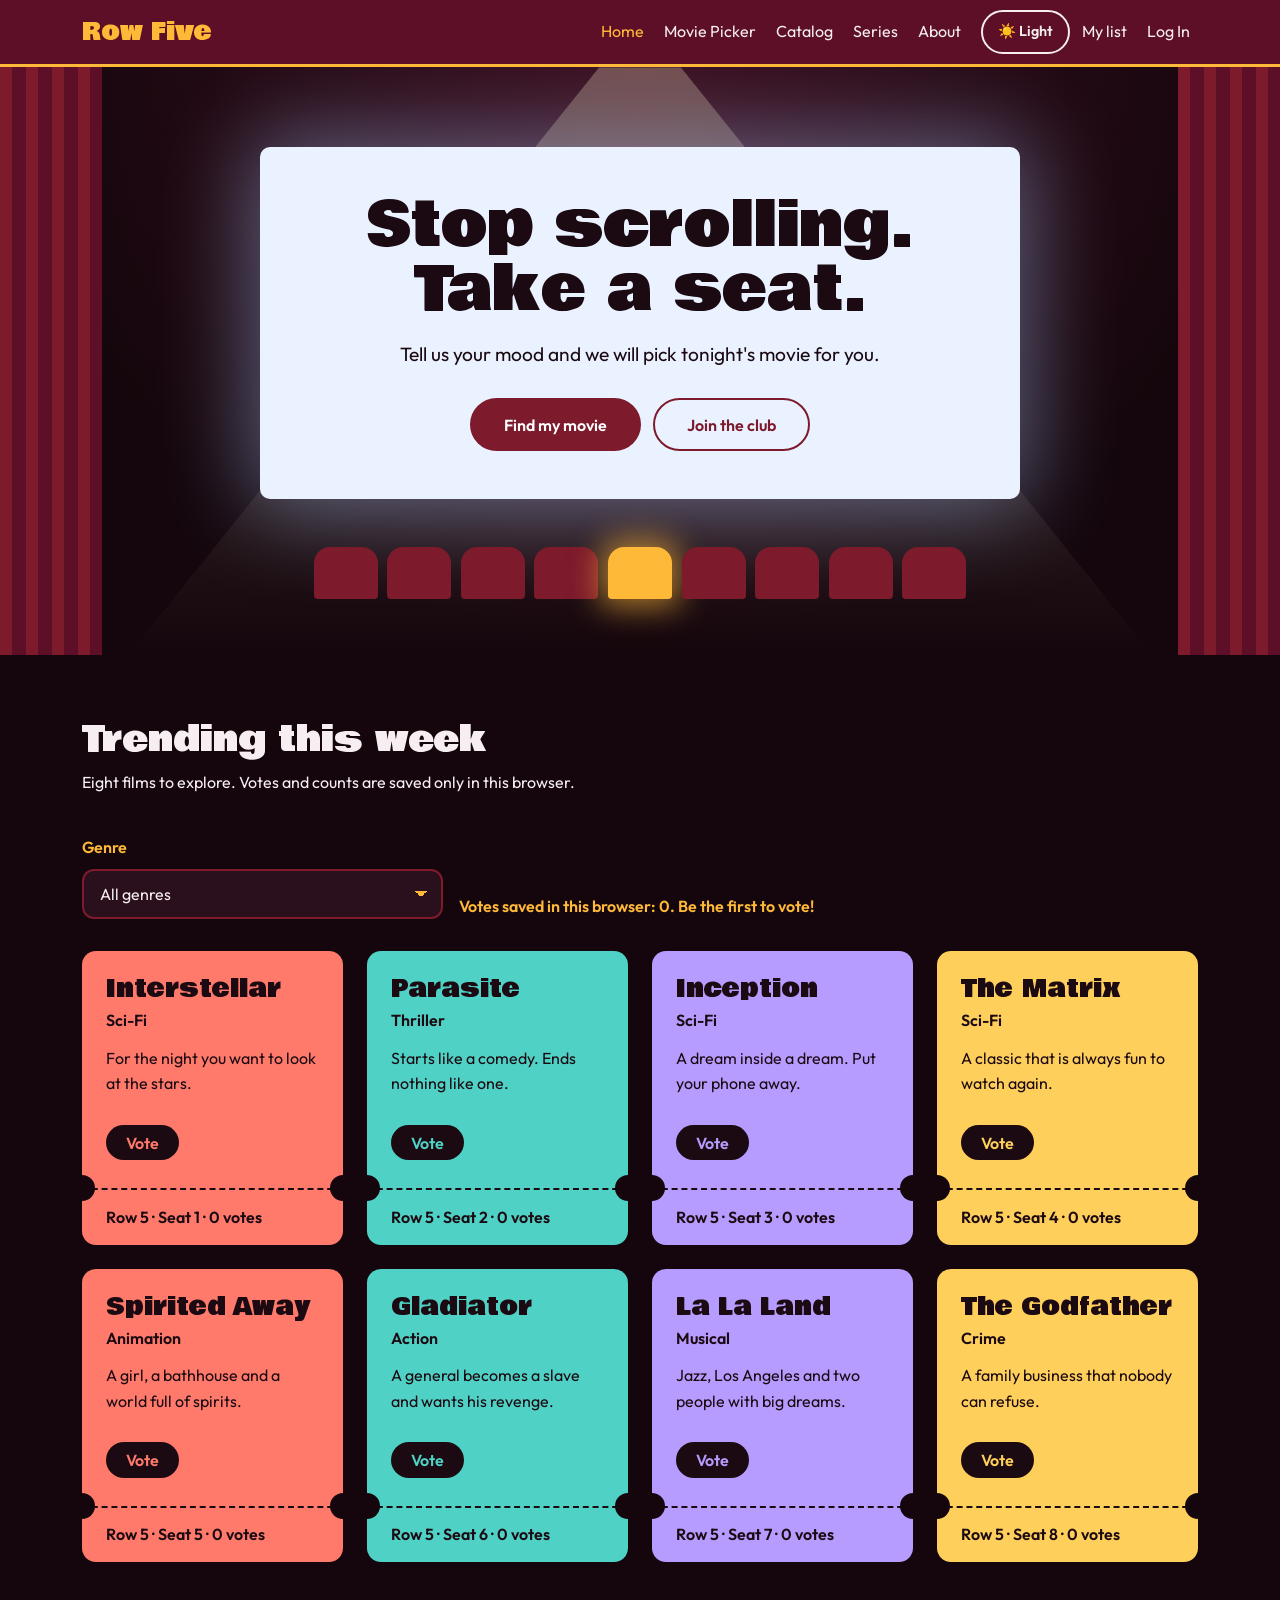
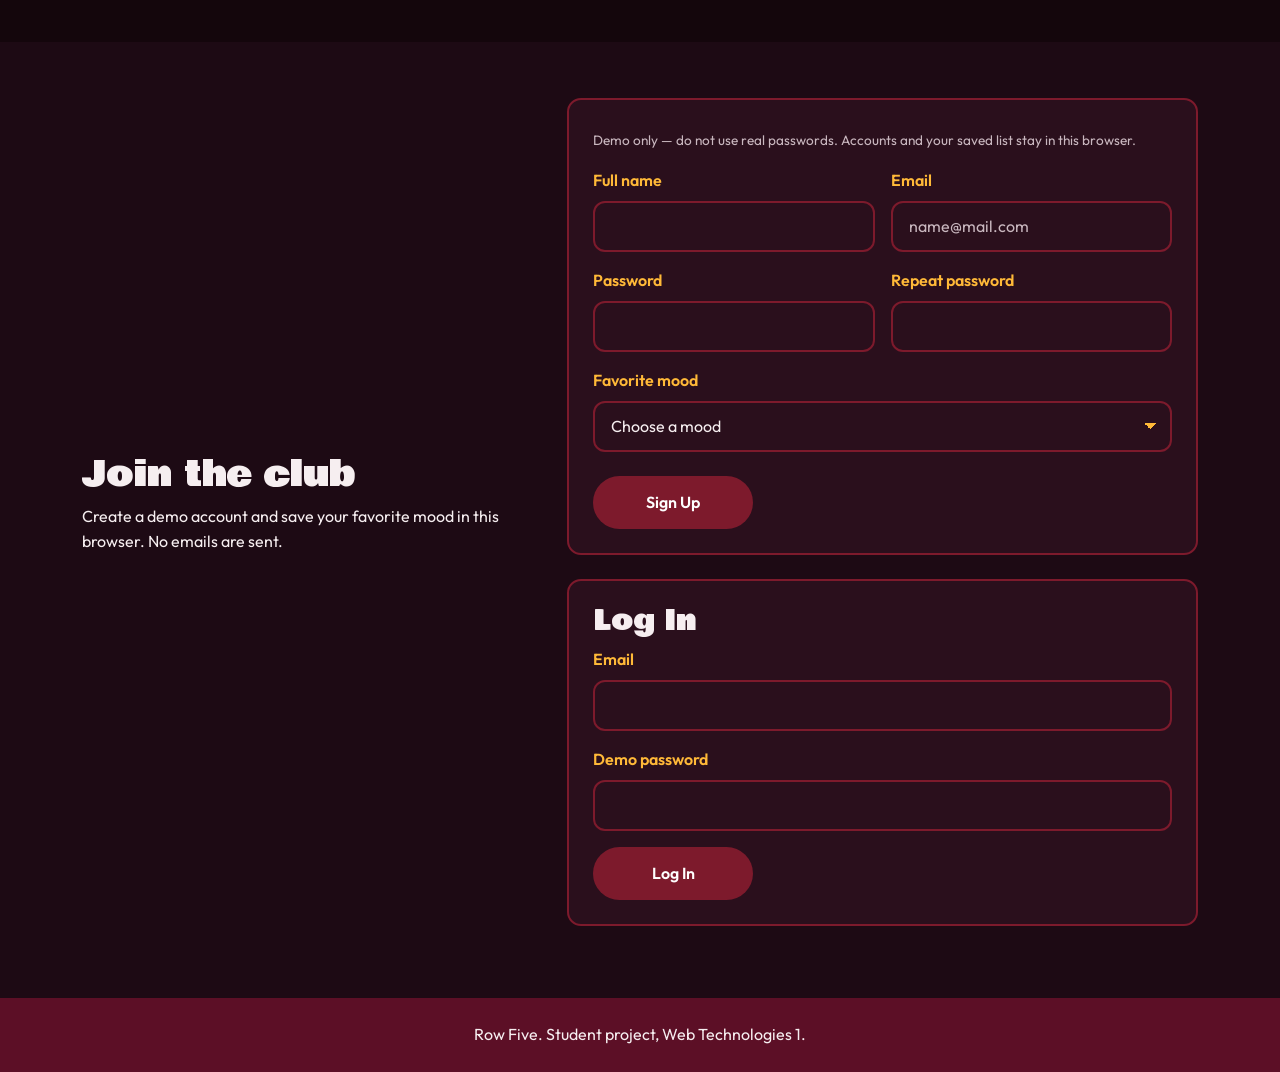
<file: index.html>
<!DOCTYPE html>
<html lang="en">
<head>
  <meta charset="UTF-8">
  <meta name="viewport" content="width=device-width, initial-scale=1">
  <title>Row Five | Find tonight's movie | Row Five</title>
  <script src="js/theme.js"></script>

  <link rel="preconnect" href="https://fonts.googleapis.com">
  <link rel="preconnect" href="https://fonts.gstatic.com" crossorigin>
  <link href="https://fonts.googleapis.com/css2?family=Bowlby+One&family=Outfit:wght@400;600&display=swap" rel="stylesheet">

  <link href="https://cdn.jsdelivr.net/npm/bootstrap@5.3.3/dist/css/bootstrap.min.css" rel="stylesheet">
  <link rel="stylesheet" href="style.css">
  <link rel="stylesheet" href="css/forms.css">
  <link rel="stylesheet" href="css/pages.css">
  <link rel="stylesheet" href="css/themes.css">
  <link rel="stylesheet" href="css/responsive.css">
</head>
<body>
  <a class="skip-link" href="#main-content">Skip to content</a>

  <header>
    <nav class="navbar navbar-expand-lg site-nav" aria-label="Main navigation">
      <div class="container">
        <a class="navbar-brand" href="index.html">Row Five</a>
        <button class="navbar-toggler" type="button" data-bs-toggle="collapse"
                data-bs-target="#menu" aria-controls="menu" aria-expanded="false" aria-label="Open menu">
          <span class="navbar-toggler-icon"></span>
        </button>
        <div class="collapse navbar-collapse" id="menu">
          <ul class="navbar-nav ms-auto">
            <li class="nav-item"><a class="nav-link active" aria-current="page" href="index.html">Home</a></li>
            <li class="nav-item"><a class="nav-link " href="picker.html">Movie Picker</a></li>
            <li class="nav-item"><a class="nav-link " href="catalog.html">Catalog</a></li>
            <li class="nav-item"><a class="nav-link " href="series.html">Series</a></li>
            <li class="nav-item"><a class="nav-link " href="about.html">About</a></li>
            <li class="nav-item ms-lg-2 mt-2 mt-lg-0">
              <button type="button" class="btn theme-btn" id="theme-toggle" aria-label="Switch to light theme">☀️ Light</button>
            </li>
          </ul>
        </div>
      </div>
    </nav>
  </header>

  <main id="main-content" tabindex="-1">
    <!-- Hero: a tiny cinema hall -->
    <section class="hero">
      <div class="beam" aria-hidden="true"></div>

      <div class="container hero-inner">
        <div class="screen">
          <h1>Stop scrolling. Take a seat.</h1>
          <p class="hero-text">Tell us your mood and we will pick tonight's movie for you.</p>
          <div class="hero-buttons">
            <a class="btn btn-seat" href="picker.html">Find my movie</a>
            <a class="btn btn-outline-seat" href="#join" id="to-join">Join the club</a>
          </div>
        </div>

        <div class="seats" aria-hidden="true">
          <span class="seat"></span><span class="seat"></span><span class="seat"></span>
          <span class="seat"></span><span class="seat seat-lit"></span><span class="seat"></span>
          <span class="seat"></span><span class="seat"></span><span class="seat"></span>
        </div>
      </div>
    </section>

    <!-- Trending this week: ticket cards made from an array -->
    <section class="trends" id="trends">
      <div class="container">
        <h2>Trending this week</h2>
        <p class="section-text">Eight films to explore. Votes and counts are saved only in this browser.</p>

        <div class="row g-3 align-items-end trend-tools">
          <div class="col-12 col-sm-6 col-md-4">
            <label for="genre" class="form-label">Genre</label>
            <select class="form-select" id="genre">
              <option value="all">All genres</option>
            </select>
          </div>
          <div class="col-12 col-sm-6 col-md-8">
            <p class="votes-info" id="votes-info" aria-live="polite"></p>
          </div>
        </div>

        <div class="row g-4" id="trend-list"></div>
      </div>
    </section>

    <!-- Join the club: form with 5 fields -->
    <section class="join" id="join">
      <div class="container">
        <div class="row g-5 align-items-center">
          <div class="col-12 col-lg-5">
            <h2>Join the club</h2>
            <p>Create a demo account and save your favorite mood in this browser. No emails are sent.</p>
          </div>
          <div class="col-12 col-lg-7">
            <form id="join-form" class="booking-form" novalidate>
              <div class="row g-3">
                <div class="col-12 col-md-6">
                  <label for="j-name" class="form-label">Full name</label>
                  <input type="text" class="form-control" id="j-name" autocomplete="name" minlength="3" required>
                  <div class="invalid-feedback"></div>
                </div>
                <div class="col-12 col-md-6">
                  <label for="j-email" class="form-label">Email</label>
                  <input type="email" class="form-control" id="j-email" placeholder="name@mail.com" autocomplete="email">
                  <div class="invalid-feedback"></div>
                </div>
                <div class="col-12 col-md-6">
                  <label for="j-password" class="form-label">Password</label>
                  <input type="password" class="form-control" id="j-password" autocomplete="new-password">
                  <div class="invalid-feedback"></div>
                </div>
                <div class="col-12 col-md-6">
                  <label for="j-confirm" class="form-label">Repeat password</label>
                  <input type="password" class="form-control" id="j-confirm" autocomplete="new-password">
                  <div class="invalid-feedback"></div>
                </div>
                <div class="col-12">
                  <label for="j-mood" class="form-label">Favorite mood</label>
                  <select class="form-select" id="j-mood">
                    <option value="">Choose a mood</option>
                    <option value="funny">I want to laugh</option>
                    <option value="thrilling">Edge of my seat</option>
                    <option value="mind-bending">Blow my mind</option>
                    <option value="emotional">I want to feel</option>
                  </select>
                  <div class="invalid-feedback"></div>
                </div>
              </div>
              <button type="submit" class="btn btn-seat mt-4">Join</button>
            </form>
            <div id="join-success" class="success-box" role="status" style="display: none;">
              <p class="success-title">You are in!</p>
              <p id="join-text"></p>
            </div>
          </div>
        </div>
      </div>
    </section>
  </main>

  <footer class="site-footer">
    <div class="container">
      <p>Row Five. Student project, Web Technologies 1.</p>
    </div>
  </footer>

  <script src="https://code.jquery.com/jquery-3.7.1.min.js"></script>
  <script src="https://cdn.jsdelivr.net/npm/bootstrap@5.3.3/dist/js/bootstrap.bundle.min.js"></script>
  <script src="js/effects.js"></script>
  <script src="js/forms.js"></script>
  <script src="js/account.js"></script>
  <script src="js/home.js"></script>
</body>
</html>
</file>
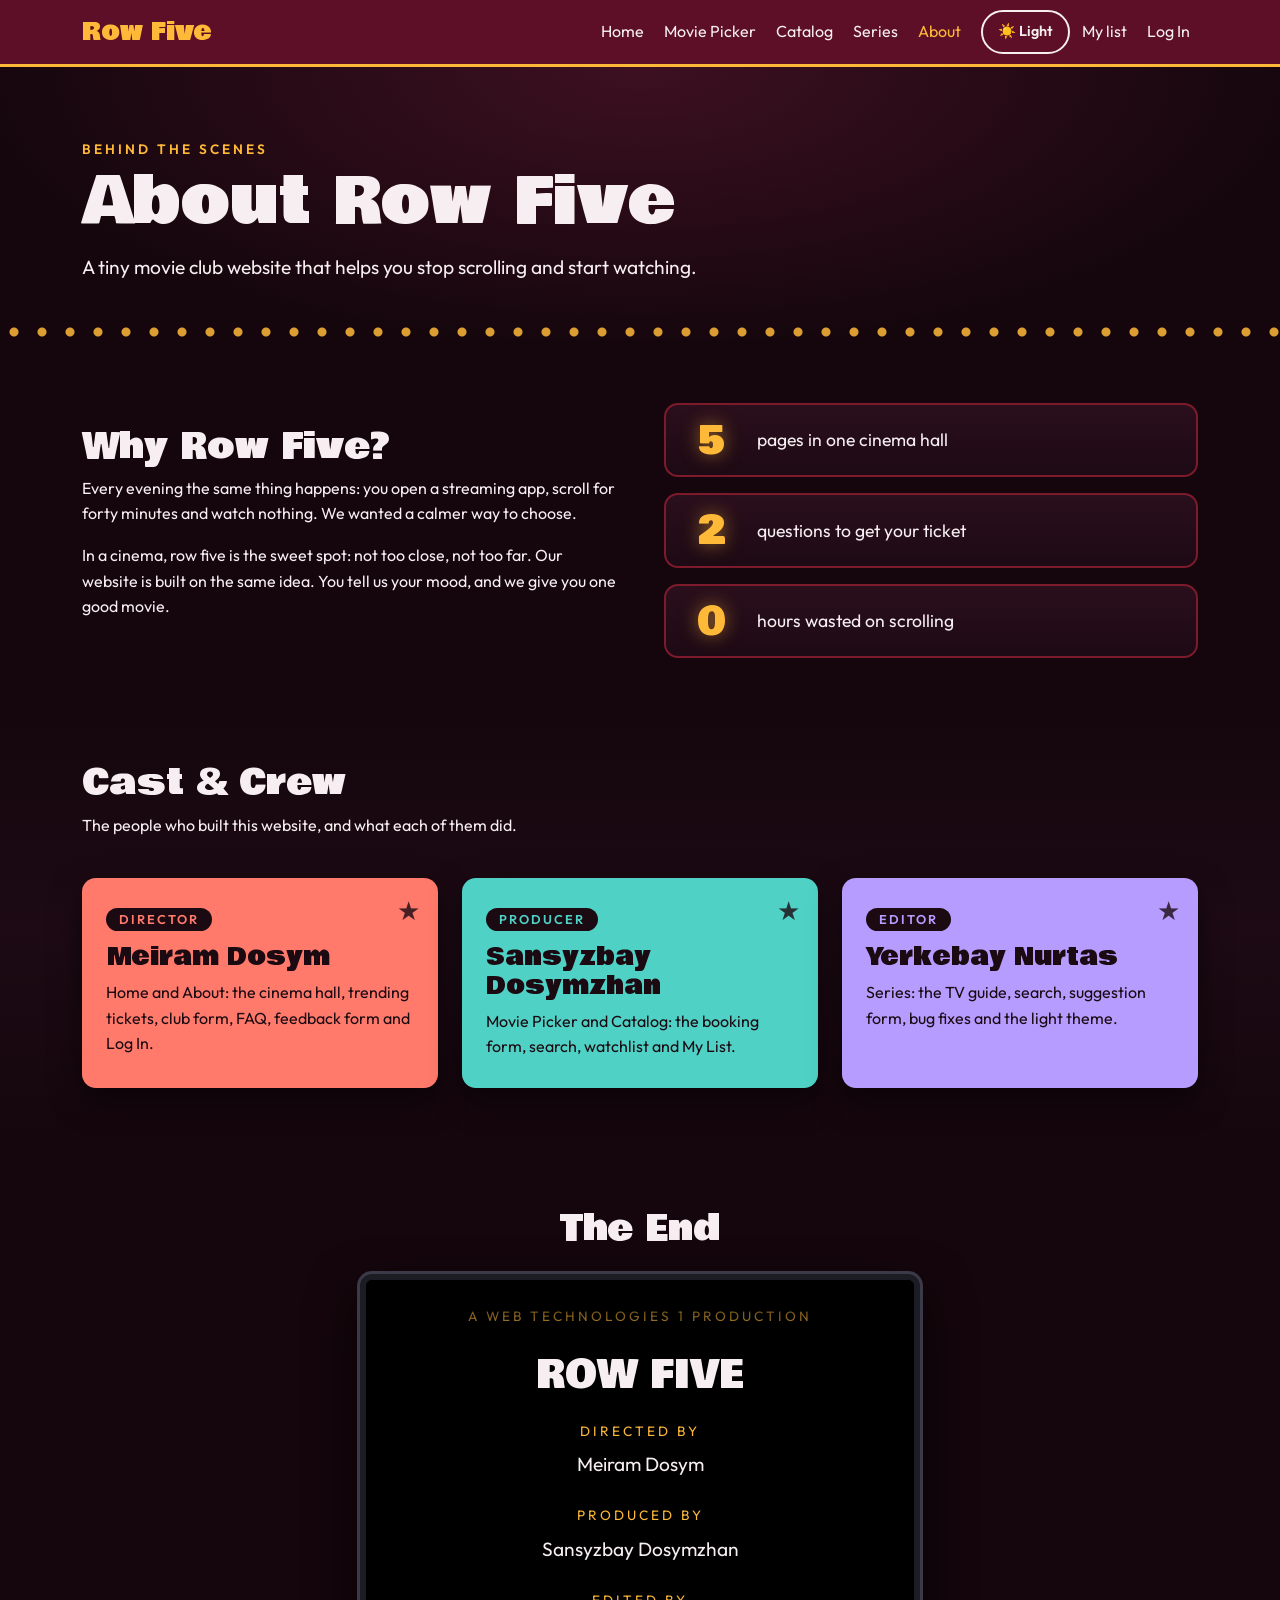
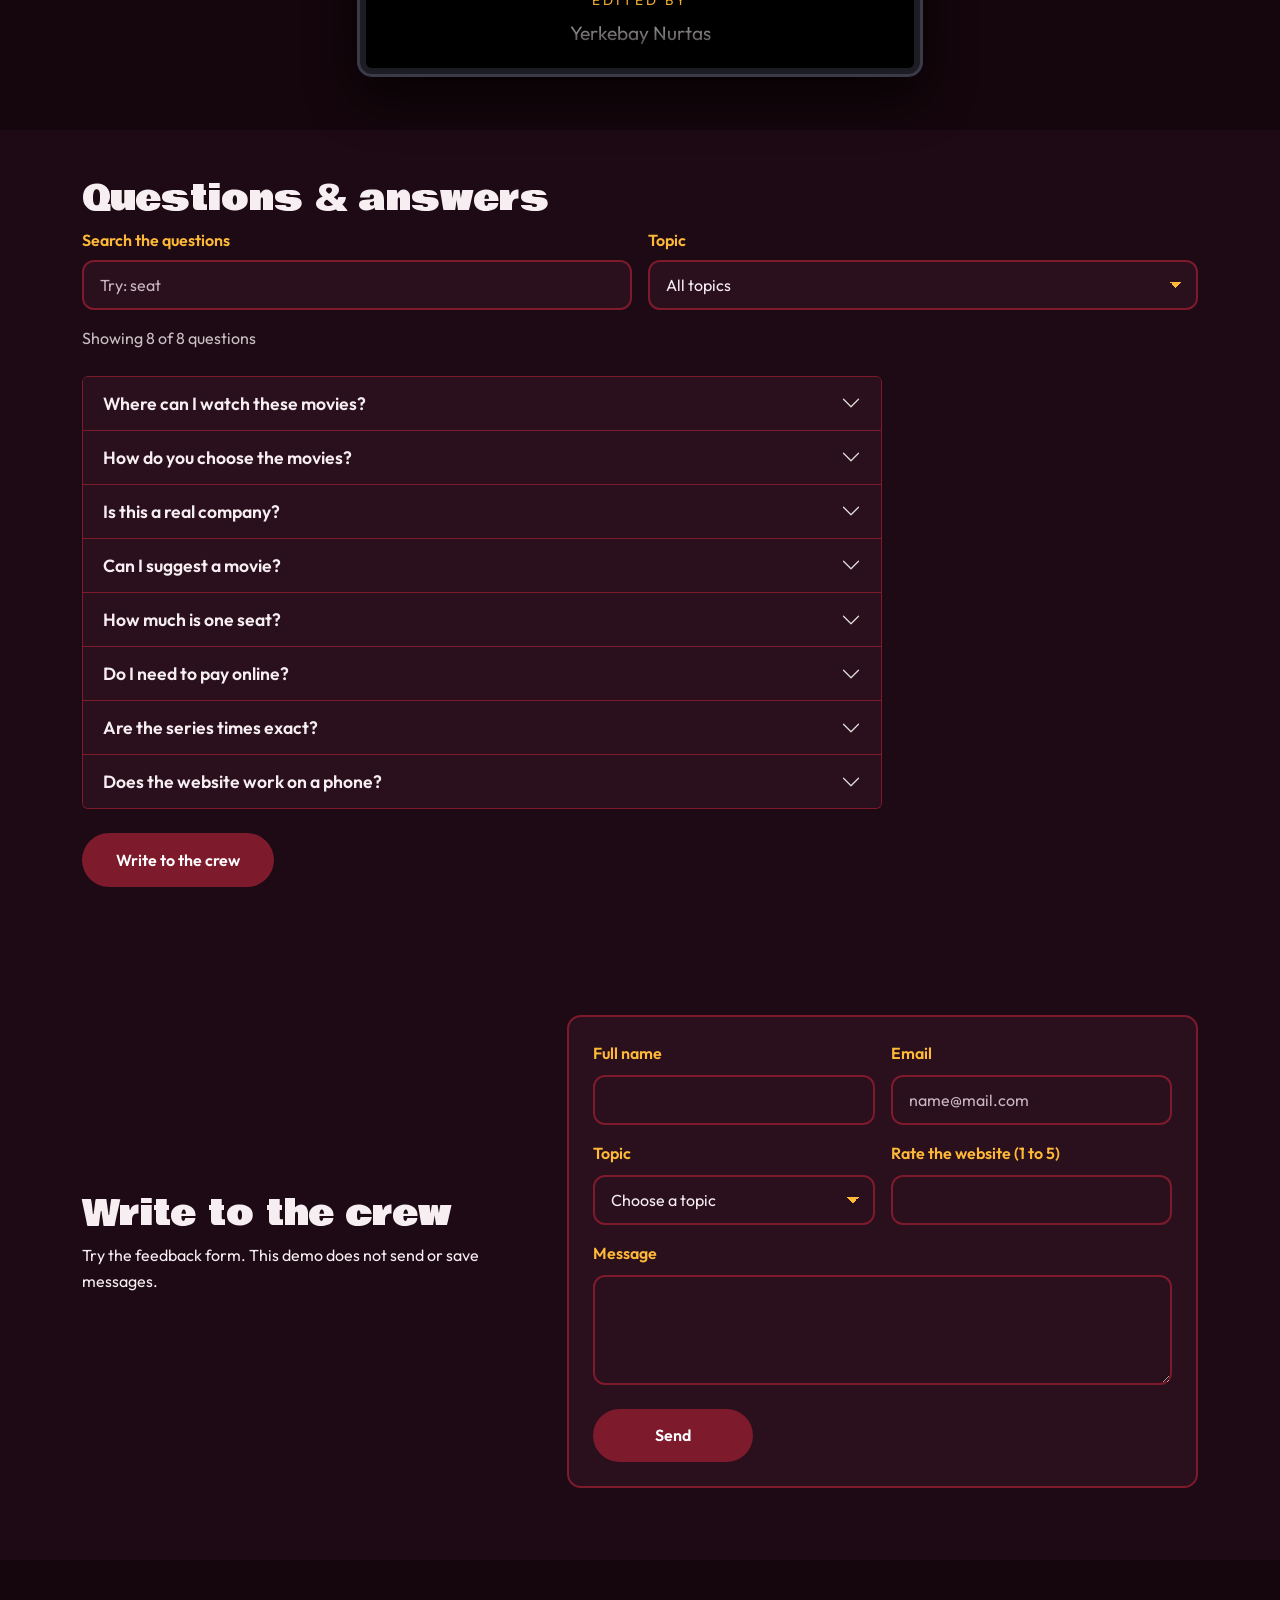
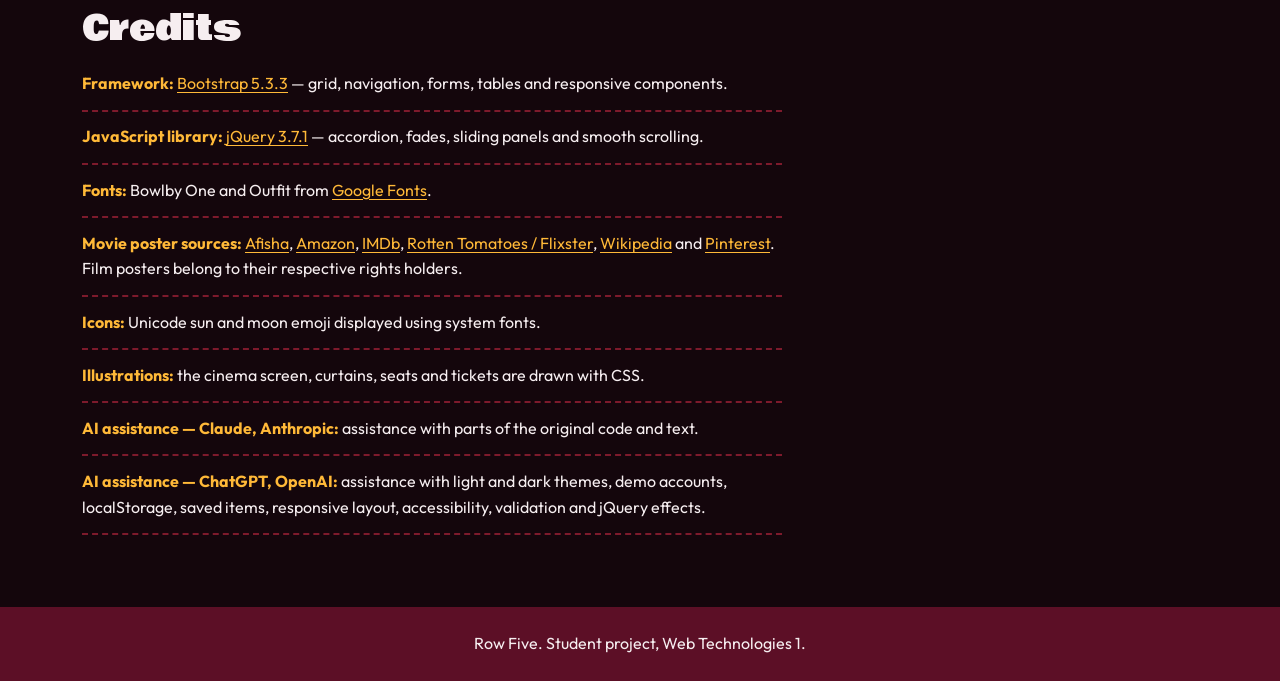
<file: about.html>
<!DOCTYPE html>
<html lang="en">
<head>
  <meta charset="UTF-8">
  <meta name="viewport" content="width=device-width, initial-scale=1">
  <title>About | Row Five</title>
  <script src="js/theme.js"></script>

  <link rel="preconnect" href="https://fonts.googleapis.com">
  <link rel="preconnect" href="https://fonts.gstatic.com" crossorigin>
  <link href="https://fonts.googleapis.com/css2?family=Bowlby+One&family=Outfit:wght@400;600&display=swap" rel="stylesheet">

  <link href="https://cdn.jsdelivr.net/npm/bootstrap@5.3.3/dist/css/bootstrap.min.css" rel="stylesheet">
  <link rel="stylesheet" href="style.css">
  <link rel="stylesheet" href="css/forms.css">
  <link rel="stylesheet" href="css/pages.css">
  <link rel="stylesheet" href="css/themes.css">
  <link rel="stylesheet" href="css/responsive.css">
</head>
<body>
  <a class="skip-link" href="#main-content">Skip to content</a>

  <header>
  <nav
    class="navbar navbar-expand-lg site-nav"
    aria-label="Main navigation"
  >
    <div class="container">
      <a class="navbar-brand" href="index.html">Row Five</a>

      <button
        class="navbar-toggler"
        type="button"
        data-bs-toggle="collapse"
        data-bs-target="#menu"
        aria-controls="menu"
        aria-expanded="false"
        aria-label="Open menu"
      >
        <span class="navbar-toggler-icon"></span>
      </button>

      <div class="collapse navbar-collapse" id="menu">
        <ul class="navbar-nav ms-auto">
          <li class="nav-item">
            <a class="nav-link" href="index.html">Home</a>
          </li>

          <li class="nav-item">
            <a class="nav-link" href="picker.html">Movie Picker</a>
          </li>

          <li class="nav-item">
            <a class="nav-link" href="catalog.html">Catalog</a>
          </li>

          <li class="nav-item">
            <a class="nav-link" href="series.html">Series</a>
          </li>

          <li class="nav-item">
            <a
              class="nav-link active"
              aria-current="page"
              href="about.html"
            >About</a>
          </li>

          <li class="nav-item ms-lg-2 mt-2 mt-lg-0">
            <button
              type="button"
              class="btn theme-btn"
              id="theme-toggle"
              aria-label="Switch to light theme"
            >☀️ Light</button>
          </li>
        </ul>
      </div>
    </div>
  </nav>
</header>
  <main id="main-content" tabindex="-1">
    <section class="page-head">
      <div class="container">
        <p class="eyebrow">Behind the scenes</p>
        <h1>About Row Five</h1>
        <p class="page-lead">A tiny movie club website that helps you stop scrolling and start watching.</p>
      </div>
    </section>

    <section class="story">
      <div class="container">
        <div class="row g-5 align-items-center">
          <div class="col-12 col-lg-6">
            <h2>Why Row Five?</h2>
            <p>Every evening the same thing happens: you open a streaming app, scroll for forty minutes and watch nothing. We wanted a calmer way to choose.</p>
            <p>In a cinema, row five is the sweet spot: not too close, not too far. Our website is built on the same idea. You tell us your mood, and we give you one good movie.</p>
          </div>
          <div class="col-12 col-lg-6">
            <ul class="facts">
              <li><span class="fact-num">5</span> pages in one cinema hall</li>
              <li><span class="fact-num">2</span> questions to get your ticket</li>
              <li><span class="fact-num">0</span> hours wasted on scrolling</li>
            </ul>
          </div>
        </div>
      </div>
    </section>

    <section class="cast-section">
      <div class="container">
        <h2>Cast &amp; Crew</h2>
        <p class="section-text">The people who built this website, and what each of them did.</p>

        <div class="cast-grid">
          <article class="cast t-coral">
            <p class="cast-role">Director</p>
            <h3>Meiram Dosym</h3>
            <p>Home and About: the cinema hall, trending tickets, club form, FAQ, feedback form and Log In.</p>
          </article>
          <article class="cast t-teal">
            <p class="cast-role">Producer</p>
            <h3>Sansyzbay Dosymzhan</h3>
            <p>Movie Picker and Catalog: the booking form, search, watchlist and My List.</p>
          </article>
          <article class="cast t-violet">
            <p class="cast-role">Editor</p>
            <h3>Yerkebay Nurtas</h3>
            <p>Series: the TV guide, search, suggestion form, bug fixes and the light theme.</p>
          </article>
        </div>
      </div>
    </section>

    <section class="roll-section">
      <div class="container">
        <h2>The End</h2>
        <div
          class="roll"
          role="region"
          tabindex="0"
          aria-label="Rolling credits. Focus here to pause."
        >
          <div class="roll-inner">
            <p class="roll-small">A Web Technologies 1 production</p>
            <p class="roll-big">ROW FIVE</p>
            <p class="roll-small">Directed by</p>
            <p>Meiram Dosym</p>
            <p class="roll-small">Produced by</p>
            <p>Sansyzbay Dosymzhan</p>
            <p class="roll-small">Edited by</p>
            <p>Yerkebay Nurtas</p>
            <p class="roll-small">No popcorn was harmed</p>
            <p class="roll-big">THANK YOU</p>
          </div>
        </div>
      </div>
    </section>

    <!-- FAQ: questions are made from an array, accordion works with jQuery -->
    <section class="faq">
      <div class="container">
        <h2>Questions &amp; answers</h2>

        <div class="row g-3 align-items-end faq-tools">
          <div class="col-12 col-md-6">
            <label for="faq-search" class="form-label">Search the questions</label>
            <input type="search" class="form-control" id="faq-search" placeholder="Try: seat">
          </div>
          <div class="col-12 col-md-6">
            <label for="faq-category" class="form-label">Topic</label>
            <select class="form-select" id="faq-category">
              <option value="all">All topics</option>
              <option value="Movies">Movies</option>
              <option value="Club">Club</option>
              <option value="Website">Website</option>
            </select>
          </div>
        </div>
        <p class="movie-count" id="faq-count" aria-live="polite"></p>

        <div class="accordion faq-accordion" id="faq"></div>
        <div id="faq-empty" class="no-results d-none">
          <p class="ticket-empty-title">Nothing found</p>
          <p>No question matches your search. Try another word or write to us below.</p>
        </div>
        <p class="mt-4"><a class="btn btn-seat" href="#feedback" id="to-feedback">Write to the crew</a></p>
      </div>
    </section>

    <!-- Feedback form: 5 fields -->
    <section class="join" id="feedback">
      <div class="container">
        <div class="row g-5 align-items-center">
          <div class="col-12 col-lg-5">
            <h2>Write to the crew</h2>
            <p>Try the feedback form. This demo does not send or save messages.</p>
          </div>
          <div class="col-12 col-lg-7">
            <form id="feedback-form" class="booking-form" novalidate>
              <div class="row g-3">
                <div class="col-12 col-md-6">
                  <label for="f-name" class="form-label">Full name</label>
                  <input type="text" class="form-control" id="f-name" autocomplete="name" minlength="3" required>
                  <div class="invalid-feedback"></div>
                </div>
                <div class="col-12 col-md-6">
                  <label for="f-email" class="form-label">Email</label>
                  <input type="email" class="form-control" id="f-email" placeholder="name@mail.com" autocomplete="email">
                  <div class="invalid-feedback"></div>
                </div>
                <div class="col-12 col-md-6">
                  <label for="f-topic" class="form-label">Topic</label>
                  <select class="form-select" id="f-topic">
                    <option value="">Choose a topic</option>
                    <option>Movie suggestion</option>
                    <option>Website bug</option>
                    <option>Just hello</option>
                  </select>
                  <div class="invalid-feedback"></div>
                </div>
                <div class="col-12 col-md-6">
                  <label for="f-rating" class="form-label">Rate the website (1 to 5)</label>
                  <input type="number" class="form-control" id="f-rating">
                  <div class="invalid-feedback"></div>
                </div>
                <div class="col-12">
                  <label for="f-message" class="form-label">Message</label>
                  <textarea class="form-control" id="f-message" rows="3"></textarea>
                  <div class="invalid-feedback"></div>
                </div>
              </div>
              <button type="submit" class="btn btn-seat mt-4">Send</button>
            </form>
            <div id="feedback-success" class="success-box" role="status" style="display: none;">
              <p class="success-title">Demo response</p>
              <p id="feedback-text"></p>
            </div>
          </div>
        </div>
      </div>
    </section>

    <section class="sources">
  <div class="container">
    <h2>Credits</h2>

    <ul class="sources-list">
      <li>
        <strong>Framework:</strong>
        <a href="https://getbootstrap.com/">Bootstrap 5.3.3</a>
        — grid, navigation, forms, tables and responsive components.
      </li>

      <li>
        <strong>JavaScript library:</strong>
        <a href="https://jquery.com/">jQuery 3.7.1</a>
        — accordion, fades, sliding panels and smooth scrolling.
      </li>

      <li>
        <strong>Fonts:</strong>
        Bowlby One and Outfit from
        <a href="https://fonts.google.com/">Google Fonts</a>.
      </li>

      <li>
        <strong>Movie poster sources:</strong>
        <a href="https://www.afisha.ru/">Afisha</a>,
        <a href="https://www.amazon.com/">Amazon</a>,
        <a href="https://www.imdb.com/">IMDb</a>,
        <a href="https://www.rottentomatoes.com/">Rotten Tomatoes / Flixster</a>,
        <a href="https://en.wikipedia.org/">Wikipedia</a>
        and
        <a href="https://www.pinterest.com/">Pinterest</a>.
        Film posters belong to their respective rights holders.
      </li>

      <li>
        <strong>Icons:</strong>
        Unicode sun and moon emoji displayed using system fonts.
      </li>

      <li>
        <strong>Illustrations:</strong>
        the cinema screen, curtains, seats and tickets are drawn with CSS.
      </li>

      <li>
        <strong>AI assistance — Claude, Anthropic:</strong>
        assistance with parts of the original code and text.
      </li>

      <li>
        <strong>AI assistance — ChatGPT, OpenAI:</strong>
        assistance with light and dark themes, demo accounts,
        localStorage, saved items, responsive layout,
        accessibility, validation and jQuery effects.
      </li>
    </ul>
  </div>
</section>
  </main>

  <footer class="site-footer">
    <div class="container">
      <p>Row Five. Student project, Web Technologies 1.</p>
    </div>
  </footer>

  <script src="https://code.jquery.com/jquery-3.7.1.min.js"></script>
  <script src="https://cdn.jsdelivr.net/npm/bootstrap@5.3.3/dist/js/bootstrap.bundle.min.js"></script>
  <script src="js/effects.js"></script>
  <script src="js/forms.js"></script>
  <script src="js/account.js"></script>
  <script src="js/about.js"></script>
</body>
</html>
</file>
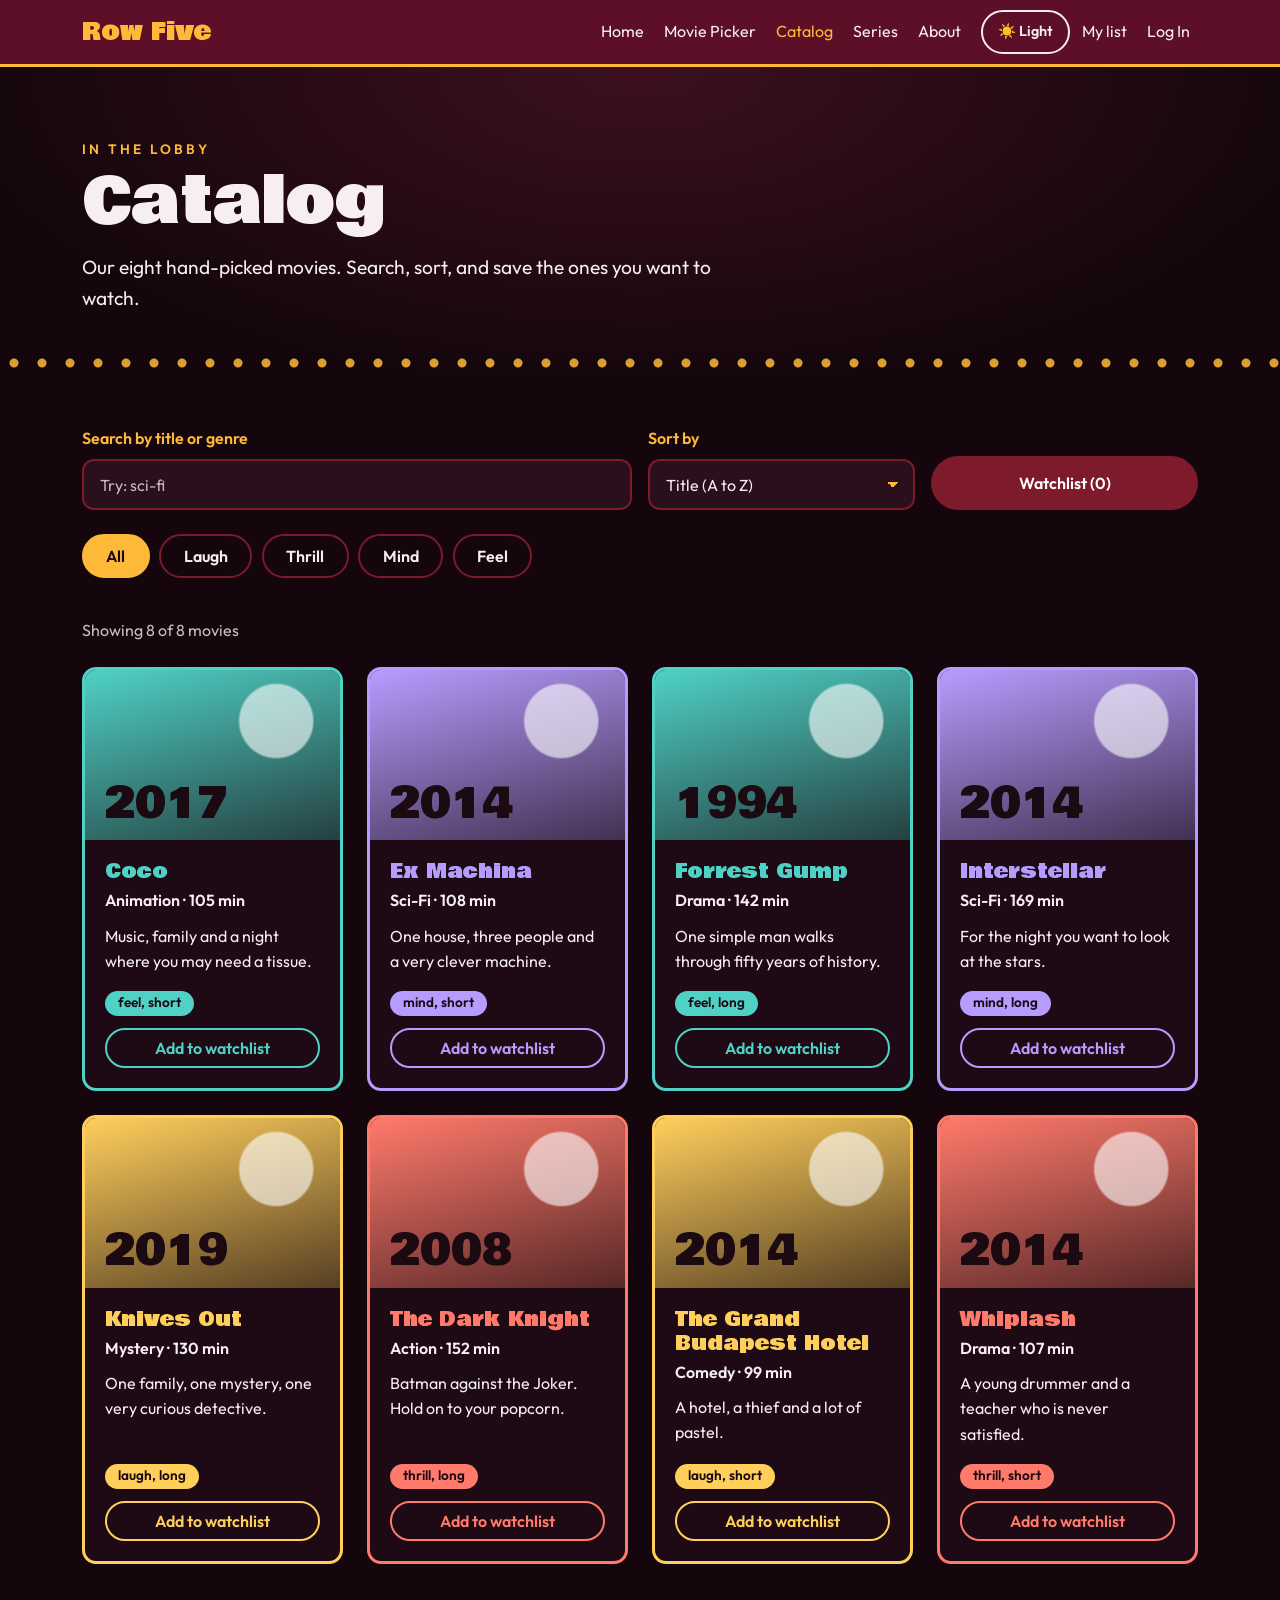
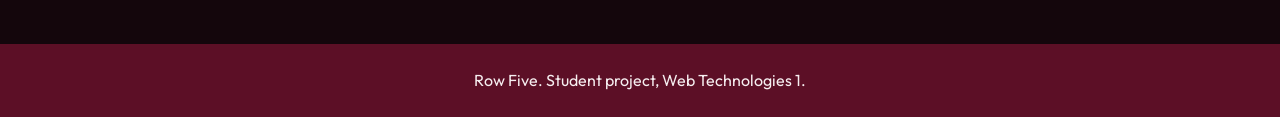
<file: catalog.html>
<!DOCTYPE html>
<html lang="en">
<head>
  <meta charset="UTF-8">
  <meta name="viewport" content="width=device-width, initial-scale=1">
  <title>Catalog | Row Five</title>
  <script src="js/theme.js"></script>

  <link rel="preconnect" href="https://fonts.googleapis.com">
  <link rel="preconnect" href="https://fonts.gstatic.com" crossorigin>
  <link href="https://fonts.googleapis.com/css2?family=Bowlby+One&family=Outfit:wght@400;600&display=swap" rel="stylesheet">

  <link href="https://cdn.jsdelivr.net/npm/bootstrap@5.3.3/dist/css/bootstrap.min.css" rel="stylesheet">
  <link rel="stylesheet" href="style.css">
  <link rel="stylesheet" href="css/forms.css">
  <link rel="stylesheet" href="css/pages.css">
  <link rel="stylesheet" href="css/themes.css">
  <link rel="stylesheet" href="css/responsive.css">
</head>
<body>
  <a class="skip-link" href="#main-content">Skip to content</a>

  <header>
    <nav class="navbar navbar-expand-lg site-nav" aria-label="Main navigation">
      <div class="container">
        <a class="navbar-brand" href="index.html">Row Five</a>
        <button class="navbar-toggler" type="button" data-bs-toggle="collapse"
                data-bs-target="#menu" aria-controls="menu" aria-expanded="false" aria-label="Open menu">
          <span class="navbar-toggler-icon"></span>
        </button>
        <div class="collapse navbar-collapse" id="menu">
          <ul class="navbar-nav ms-auto">
            <li class="nav-item"><a class="nav-link" href="index.html">Home</a></li>
            <li class="nav-item"><a class="nav-link " href="picker.html">Movie Picker</a></li>
            <li class="nav-item"><a class="nav-link active" aria-current="page" href="catalog.html">Catalog</a></li>
            <li class="nav-item"><a class="nav-link" href="series.html">Series</a></li>
            <li class="nav-item"><a class="nav-link" href="about.html">About</a></li>
            <li class="nav-item ms-lg-2 mt-2 mt-lg-0">
              <button type="button" class="btn theme-btn" id="theme-toggle" aria-label="Switch to light theme">☀️ Light</button>
            </li>
          </ul>
        </div>
      </div>
    </nav>
  </header>


  <main id="main-content" tabindex="-1">
    <section class="page-head">
      <div class="container">
        <p class="eyebrow">In the lobby</p>
        <h1>Catalog</h1>
        <p class="page-lead">Our eight hand-picked movies. Search, sort, and save the ones you want to watch.</p>
      </div>
    </section>

    <section class="catalog">
      <div class="container">
        <h2 class="visually-hidden">All movies</h2>

        <div class="row g-3 align-items-end tools">
          <div class="col-12 col-md-6">
            <label for="search" class="form-label">Search by title or genre</label>
            <input type="search" class="form-control" id="search" placeholder="Try: sci-fi">
          </div>
          <div class="col-6 col-md-3">
            <label for="sort" class="form-label">Sort by</label>
            <select class="form-select" id="sort">
              <option value="title">Title (A to Z)</option>
              <option value="year">Year</option>
              <option value="minutes">Length</option>
            </select>
          </div>
          <div class="col-6 col-md-3">
            <button type="button" class="btn btn-seat w-100" id="watch-toggle" aria-expanded="false" aria-controls="watch-panel">
              Watchlist (<span id="watch-count">0</span>)
            </button>
          </div>
        </div>

        <!-- Watchlist panel (opens with jQuery) -->
        <div id="watch-panel" class="watch-panel" style="display: none;">
          <h3>My watchlist</h3>
          <p id="watch-empty">Your watchlist is empty. Press "Add to watchlist" on any poster.</p>
          <ul id="watch-items"></ul>
          <p class="watch-total" id="watch-total"></p>
        </div>

        <div class="filters" role="group" aria-label="Filter movies by mood">
          <button type="button" class="btn filter-btn active" data-filter="all" aria-pressed="true">All</button>
          <button type="button" class="btn filter-btn" data-filter="laugh" aria-pressed="false">Laugh</button>
          <button type="button" class="btn filter-btn" data-filter="thrill" aria-pressed="false">Thrill</button>
          <button type="button" class="btn filter-btn" data-filter="mind" aria-pressed="false">Mind</button>
          <button type="button" class="btn filter-btn" data-filter="feel" aria-pressed="false">Feel</button>
        </div>
        <p class="movie-count" id="movie-count" aria-live="polite"></p>

        <div class="row g-4" id="movie-list"></div>

        <div id="no-results" class="no-results d-none">
          <p class="ticket-empty-title">Nothing found</p>
          <p>No movie matches your search. Try another word or choose "All".</p>
        </div>
      </div>
    </section>
  </main>

  <footer class="site-footer">
    <div class="container">
      <p>Row Five. Student project, Web Technologies 1.</p>
    </div>
  </footer>

  <script src="https://code.jquery.com/jquery-3.7.1.min.js"></script>
  <script src="https://cdn.jsdelivr.net/npm/bootstrap@5.3.3/dist/js/bootstrap.bundle.min.js"></script>
  <script src="js/effects.js"></script>
  <script src="js/forms.js"></script>
  <script src="js/account.js"></script>
  <script src="js/movies.js"></script>
  <script src="js/catalog.js"></script>
</body>
</html>
</file>
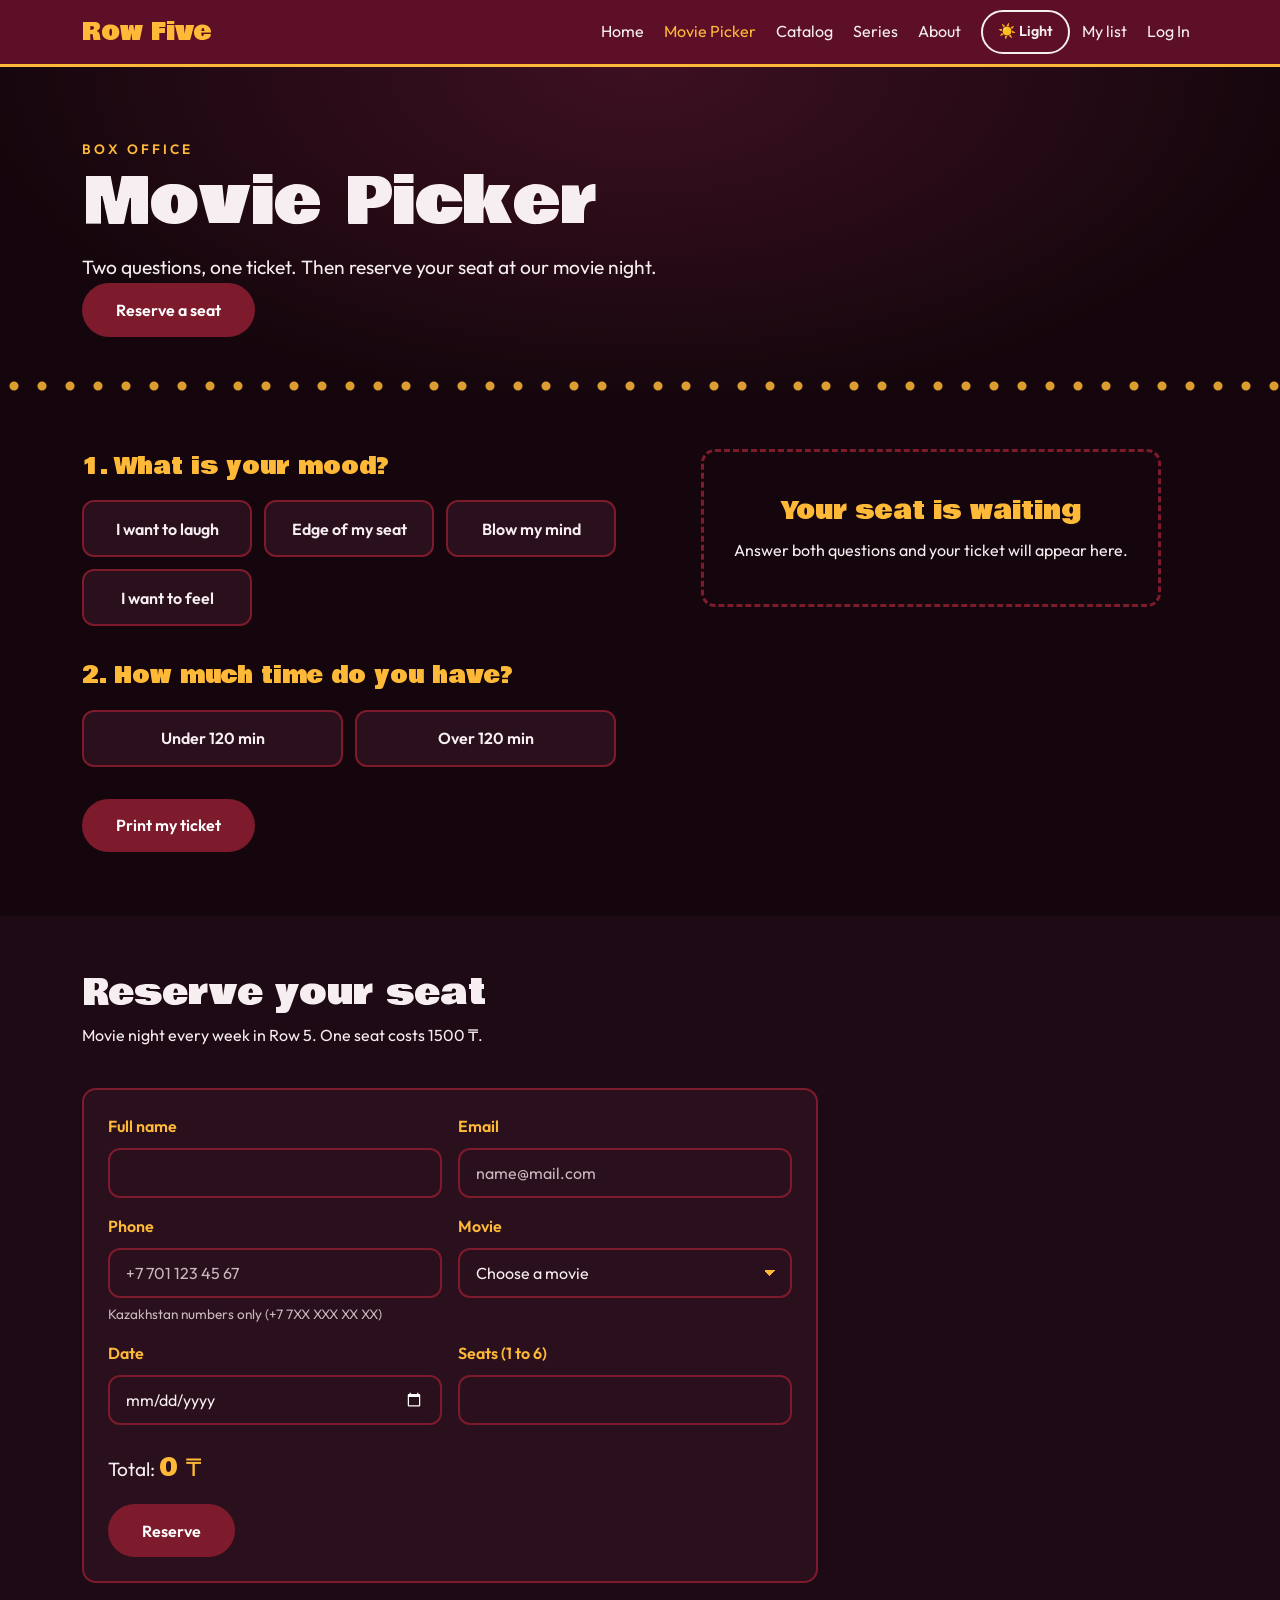
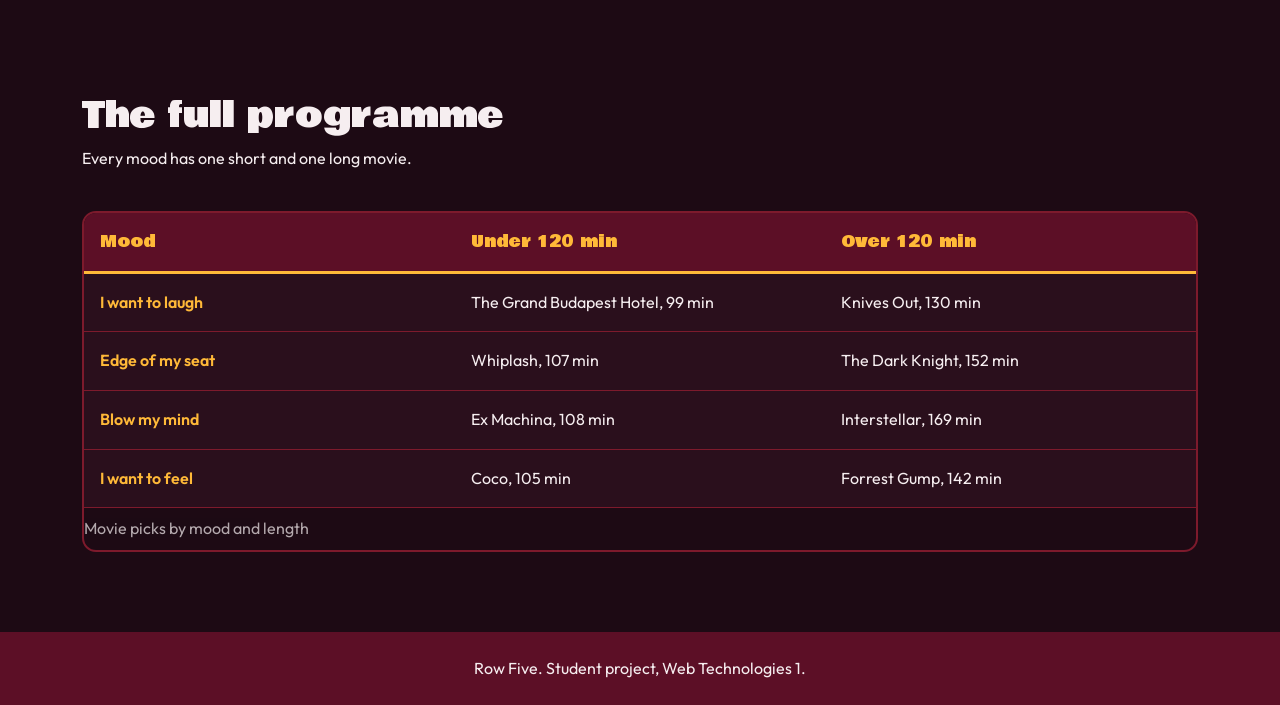
<file: picker.html>
<!DOCTYPE html>
<html lang="en">
<head>
  <meta charset="UTF-8">
  <meta name="viewport" content="width=device-width, initial-scale=1">
  <title>Movie Picker | Row Five</title>
  <script src="js/theme.js"></script>

  <link rel="preconnect" href="https://fonts.googleapis.com">
  <link rel="preconnect" href="https://fonts.gstatic.com" crossorigin>
  <link href="https://fonts.googleapis.com/css2?family=Bowlby+One&family=Outfit:wght@400;600&display=swap" rel="stylesheet">

  <link href="https://cdn.jsdelivr.net/npm/bootstrap@5.3.3/dist/css/bootstrap.min.css" rel="stylesheet">
  <link rel="stylesheet" href="style.css">
  <link rel="stylesheet" href="css/forms.css">
  <link rel="stylesheet" href="css/pages.css">
  <link rel="stylesheet" href="css/themes.css">
  <link rel="stylesheet" href="css/responsive.css">
</head>
<body>
  <a class="skip-link" href="#main-content">Skip to content</a>

  <header>
    <nav class="navbar navbar-expand-lg site-nav" aria-label="Main navigation">
      <div class="container">
        <a class="navbar-brand" href="index.html">Row Five</a>
        <button class="navbar-toggler" type="button" data-bs-toggle="collapse"
                data-bs-target="#menu" aria-controls="menu" aria-expanded="false" aria-label="Open menu">
          <span class="navbar-toggler-icon"></span>
        </button>
        <div class="collapse navbar-collapse" id="menu">
          <ul class="navbar-nav ms-auto">
            <li class="nav-item"><a class="nav-link" href="index.html">Home</a></li>
            <li class="nav-item"><a class="nav-link active" aria-current="page" href="picker.html">Movie Picker</a></li>
            <li class="nav-item"><a class="nav-link " href="catalog.html">Catalog</a></li>
            <li class="nav-item"><a class="nav-link" href="series.html">Series</a></li>
            <li class="nav-item"><a class="nav-link" href="about.html">About</a></li>
            <li class="nav-item ms-lg-2 mt-2 mt-lg-0">
              <button type="button" class="btn theme-btn" id="theme-toggle" aria-label="Switch to light theme">☀️ Light</button>
            </li>
          </ul>
        </div>
      </div>
    </nav>
  </header>


  <main id="main-content" tabindex="-1">
    <section class="page-head">
      <div class="container">
        <p class="eyebrow">Box office</p>
        <h1>Movie Picker</h1>
        <p class="page-lead">Two questions, one ticket. Then reserve your seat at our movie night.</p>
        <a class="btn btn-seat" href="#reserve" id="to-reserve">Reserve a seat</a>
      </div>
    </section>

    <section class="picker">
      <div class="container">
        <h2 class="visually-hidden">Find your movie</h2>
        <div class="row g-5 align-items-start">

          <div class="col-12 col-lg-6">
            <form id="picker-form" class="picker-form" novalidate>
              <fieldset class="q-block">
                <legend>1. What is your mood?</legend>
                <div class="mood-grid">
                  <input type="radio" class="btn-check" name="mood" id="m-laugh" value="laugh">
                  <label class="btn mood-btn" for="m-laugh">I want to laugh</label>
                  <input type="radio" class="btn-check" name="mood" id="m-thrill" value="thrill">
                  <label class="btn mood-btn" for="m-thrill">Edge of my seat</label>
                  <input type="radio" class="btn-check" name="mood" id="m-mind" value="mind">
                  <label class="btn mood-btn" for="m-mind">Blow my mind</label>
                  <input type="radio" class="btn-check" name="mood" id="m-feel" value="feel">
                  <label class="btn mood-btn" for="m-feel">I want to feel</label>
                </div>
              </fieldset>

              <fieldset class="q-block">
                <legend>2. How much time do you have?</legend>
                <div class="mood-grid">
                  <input type="radio" class="btn-check" name="duration" id="l-short" value="short">
                  <label class="btn mood-btn" for="l-short">Under 120 min</label>
                  <input type="radio" class="btn-check" name="duration" id="l-long" value="long">
                  <label class="btn mood-btn" for="l-long">Over 120 min</label>
                </div>
              </fieldset>

              <p id="picker-error" class="field-error" role="alert" hidden></p>
              <button type="submit" class="btn btn-seat">Print my ticket</button>
            </form>
          </div>

          <div class="col-12 col-lg-6">
            <div id="result" aria-live="polite">
              <div class="ticket-empty">
                <p class="ticket-empty-title">Your seat is waiting</p>
                <p>Answer both questions and your ticket will appear here.</p>
              </div>
            </div>
          </div>

        </div>
      </div>
    </section>

    <!-- Booking form: 6 fields, checked by JavaScript -->
    <section class="booking" id="reserve">
      <div class="container">
        <h2>Reserve your seat</h2>
        <p class="section-text">Movie night every week in Row 5. One seat costs 1500 ₸.</p>

        <div class="row">
          <div class="col-12 col-lg-8">
            <form id="booking-form" class="booking-form" novalidate>
              <div class="row g-3">
                <div class="col-12 col-md-6">
                  <label for="name" class="form-label">Full name</label>
                  <input type="text" class="form-control" id="name" autocomplete="name" minlength="3" required>
                  <div class="invalid-feedback"></div>
                </div>
                <div class="col-12 col-md-6">
                  <label for="email" class="form-label">Email</label>
                  <input type="email" class="form-control" id="email" placeholder="name@mail.com" autocomplete="email">
                  <div class="invalid-feedback"></div>
                </div>
                <div class="col-12 col-md-6">
                  <label for="phone" class="form-label">Phone</label>
                  <input type="tel" class="form-control" id="phone" placeholder="+7 701 123 45 67" autocomplete="tel" required>
                  <div class="form-text phone-note">Kazakhstan numbers only (+7 7XX XXX XX XX)</div>
                  <div class="invalid-feedback"></div>
                </div>
                <div class="col-12 col-md-6">
                  <label for="movie" class="form-label">Movie</label>
                  <select class="form-select" id="movie">
                    <option value="">Choose a movie</option>
                  </select>
                  <div class="invalid-feedback"></div>
                </div>
                <div class="col-12 col-md-6">
                  <label for="date" class="form-label">Date</label>
                  <input type="date" class="form-control" id="date">
                  <div class="invalid-feedback"></div>
                </div>
                <div class="col-12 col-md-6">
                  <label for="seats" class="form-label">Seats (1 to 6)</label>
                  <input type="number" class="form-control" id="seats">
                  <div class="invalid-feedback"></div>
                </div>
              </div>

              <p class="total-line">Total: <strong id="total">0 ₸</strong></p>
              <button type="submit" class="btn btn-seat">Reserve</button>
            </form>

            <div id="success-box" class="success-box" role="status" style="display: none;">
              <p class="success-title">Seats reserved!</p>
              <p id="success-text"></p>
            </div>
          </div>
        </div>
      </div>
    </section>

    <section class="menu-table">
      <div class="container">
        <h2>The full programme</h2>
        <p class="section-text">Every mood has one short and one long movie.</p>
        <div class="table-responsive">
          <table class="table programme">
            <caption>Movie picks by mood and length</caption>
            <thead>
              <tr>
              <th scope="col">Mood</th>
              <th scope="col">Under 120 min</th>
              <th scope="col">Over 120 min</th>
              </tr>
            </thead>
            <tbody id="programme-body"></tbody>
          </table>
        </div>
      </div>
    </section>
  </main>

  <footer class="site-footer">
    <div class="container">
      <p>Row Five. Student project, Web Technologies 1.</p>
    </div>
  </footer>

  <script src="https://code.jquery.com/jquery-3.7.1.min.js"></script>
  <script src="https://cdn.jsdelivr.net/npm/bootstrap@5.3.3/dist/js/bootstrap.bundle.min.js"></script>
  <script src="js/effects.js"></script>
  <script src="js/forms.js"></script>
  <script src="js/account.js"></script>
  <script src="js/movies.js"></script>
  <script src="js/picker.js"></script>
</body>
</html>
</file>
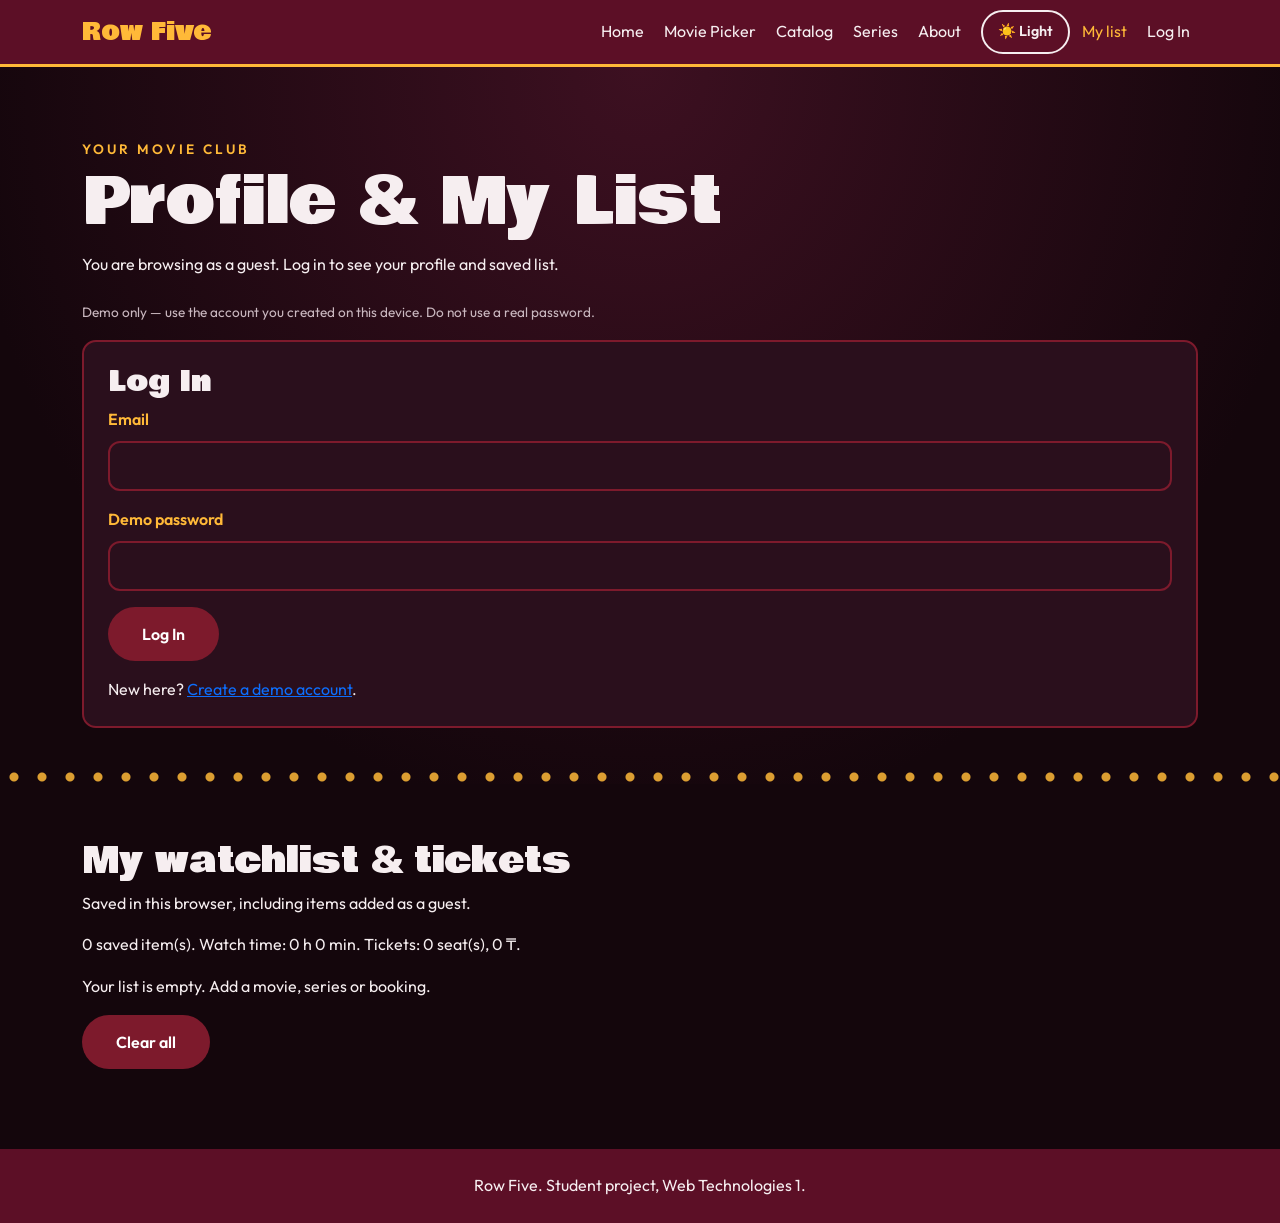
<file: profile.html>
<!DOCTYPE html>
<html lang="en">
<head>
  <meta charset="UTF-8">
  <meta name="viewport" content="width=device-width, initial-scale=1">
  <title>Profile | Row Five</title>
  <script src="js/theme.js"></script>

  <link rel="preconnect" href="https://fonts.googleapis.com">
  <link rel="preconnect" href="https://fonts.gstatic.com" crossorigin>
  <link href="https://fonts.googleapis.com/css2?family=Bowlby+One&family=Outfit:wght@400;600&display=swap" rel="stylesheet">

  <link href="https://cdn.jsdelivr.net/npm/bootstrap@5.3.3/dist/css/bootstrap.min.css" rel="stylesheet">
  <link rel="stylesheet" href="style.css">
  <link rel="stylesheet" href="css/forms.css">
  <link rel="stylesheet" href="css/pages.css">
  <link rel="stylesheet" href="css/themes.css">
  <link rel="stylesheet" href="css/responsive.css">
</head>
<body>
    <a class="skip-link" href="#main-content">Skip to content</a>

  <header>
    <nav class="navbar navbar-expand-lg site-nav" aria-label="Main navigation">
      <div class="container">
        <a class="navbar-brand" href="index.html">Row Five</a>
        <button class="navbar-toggler" type="button" data-bs-toggle="collapse"
                data-bs-target="#menu" aria-controls="menu" aria-expanded="false" aria-label="Open menu">
          <span class="navbar-toggler-icon"></span>
        </button>
        <div class="collapse navbar-collapse" id="menu">
          <ul class="navbar-nav ms-auto">
            <li class="nav-item"><a class="nav-link" href="index.html">Home</a></li>
            <li class="nav-item"><a class="nav-link " href="picker.html">Movie Picker</a></li>
            <li class="nav-item"><a class="nav-link" href="catalog.html">Catalog</a></li>
            <li class="nav-item"><a class="nav-link" href="series.html">Series</a></li>
            <li class="nav-item"><a class="nav-link" href="about.html">About</a></li>
            <li class="nav-item ms-lg-2 mt-2 mt-lg-0">
              <button type="button" class="btn theme-btn" id="theme-toggle" aria-label="Switch to light theme">☀️ Light</button>
            </li>
          </ul>
        </div>
      </div>
    </nav>
  </header>


  <main id="main-content" tabindex="-1">
  <section class="page-head">
    <div class="container">
      <p class="eyebrow">Your movie club</p>
      <h1>Profile &amp; My List</h1>

      <p id="profile-details" role="status"></p>

      <div id="profile-login-panel" class="mt-4">
        <p class="phone-note">Demo only — use the account you created on this device. Do not use a real password.</p>
        <form id="profile-login" class="booking-form mt-3" novalidate>
          <h2 class="h3">Log In</h2>
          <div class="mb-3">
            <label for="profile-login-email" class="form-label">Email</label>
            <input type="email" class="form-control" id="profile-login-email" autocomplete="email" required>
            <div class="invalid-feedback"></div>
          </div>
          <div class="mb-3">
            <label for="profile-login-password" class="form-label">Demo password</label>
            <input type="password" class="form-control" id="profile-login-password" autocomplete="current-password" required>
            <div class="invalid-feedback"></div>
          </div>
          <button type="submit" class="btn btn-seat">Log In</button>
          <p class="mt-3 mb-0">New here? <a href="index.html#join">Create a demo account</a>.</p>
        </form>
      </div>
    </div>
  </section>

  <section class="catalog">
    <div class="container">
      <h2>My watchlist &amp; tickets</h2>

      <p>Saved in this browser, including items added as a guest.</p>

      <p id="saved-summary" aria-live="polite"></p>

      <p id="saved-empty">
        Your list is empty. Add a movie, series or booking.
      </p>

      <ul id="saved-items" class="saved-list"></ul>

      <button type="button" class="btn btn-seat" id="clear-saved">
        Clear all
      </button>
    </div>
  </section>
</main>

  <footer class="site-footer">
    <div class="container">
      <p>Row Five. Student project, Web Technologies 1.</p>
    </div>
  </footer>

  <script src="https://code.jquery.com/jquery-3.7.1.min.js"></script>
  <script src="https://cdn.jsdelivr.net/npm/bootstrap@5.3.3/dist/js/bootstrap.bundle.min.js"></script>
  <script src="js/effects.js"></script>
  <script src="js/forms.js"></script>
  <script src="js/account.js"></script>
</body>
</html>
</file>
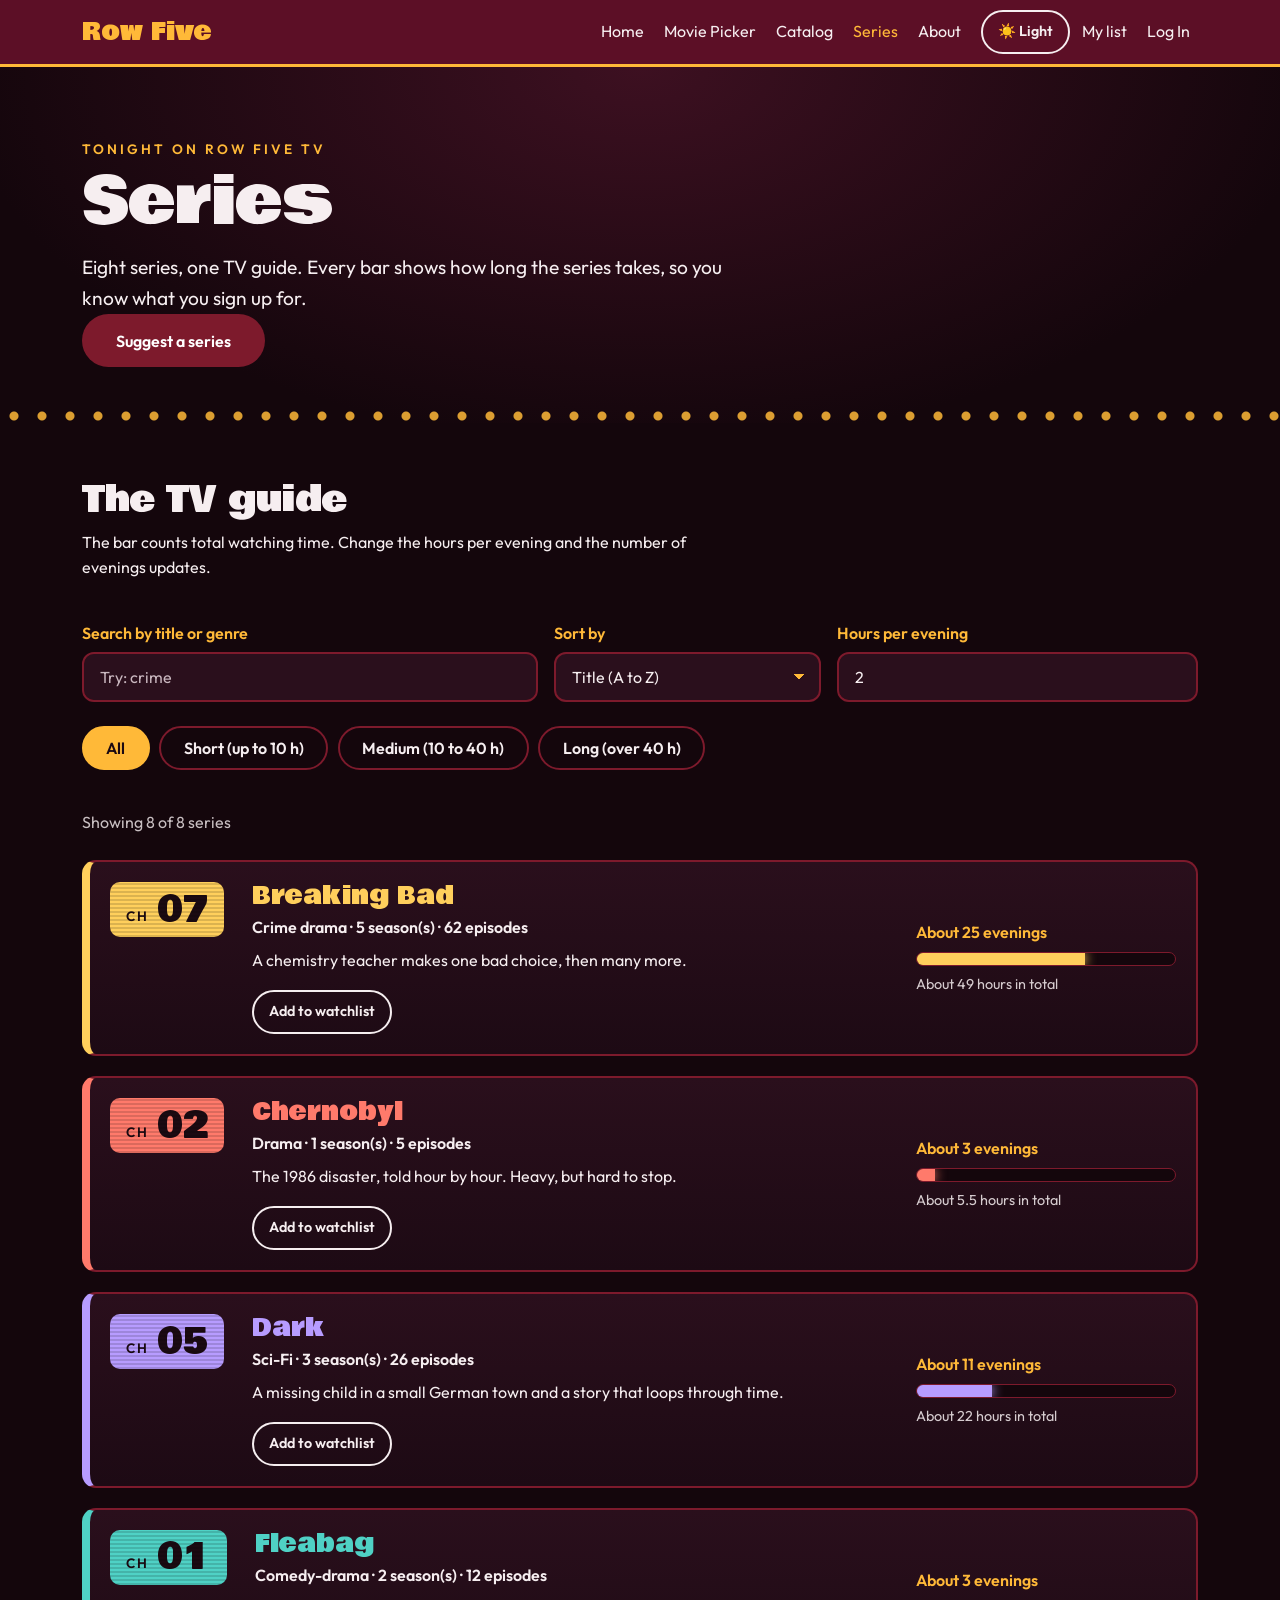
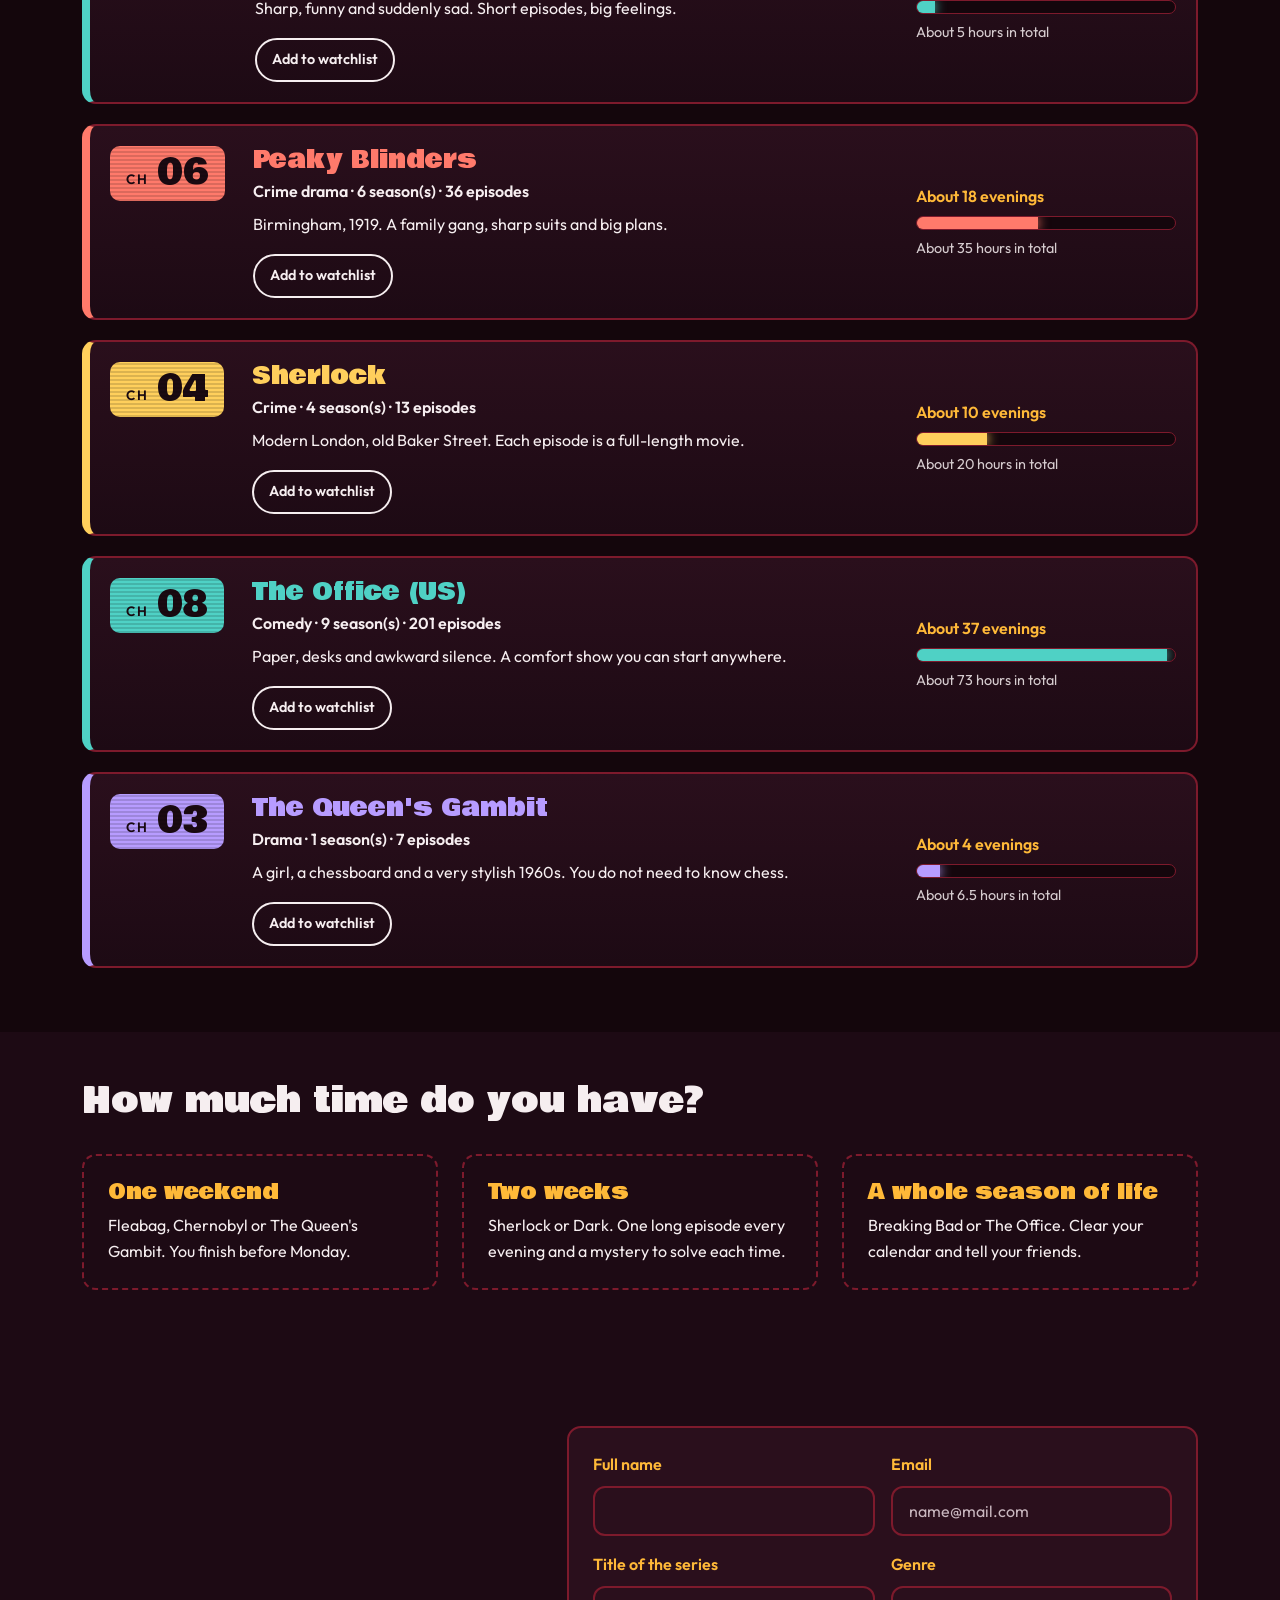
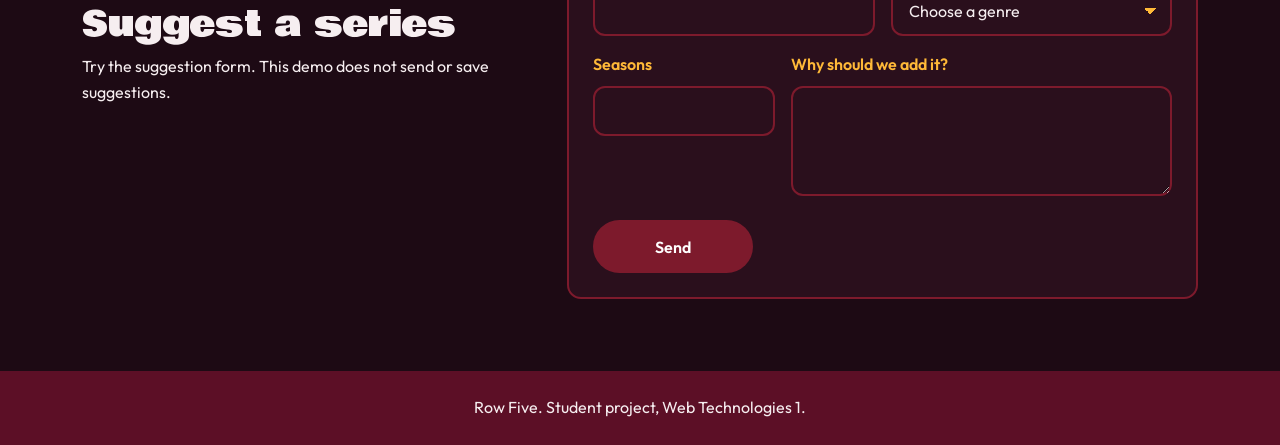
<file: series.html>
<!DOCTYPE html>
<html lang="en">
<head>
  <meta charset="UTF-8">
  <meta name="viewport" content="width=device-width, initial-scale=1">
  <title>Series | Row Five</title>
  <script src="js/theme.js"></script>

  <link rel="preconnect" href="https://fonts.googleapis.com">
  <link rel="preconnect" href="https://fonts.gstatic.com" crossorigin>
  <link href="https://fonts.googleapis.com/css2?family=Bowlby+One&family=Outfit:wght@400;600&display=swap" rel="stylesheet">

  <link href="https://cdn.jsdelivr.net/npm/bootstrap@5.3.3/dist/css/bootstrap.min.css" rel="stylesheet">
  <link rel="stylesheet" href="style.css">
  <link rel="stylesheet" href="css/forms.css">
  <link rel="stylesheet" href="css/pages.css">
  <link rel="stylesheet" href="css/themes.css">
  <link rel="stylesheet" href="css/responsive.css">
</head>
<body>
  <a class="skip-link" href="#main-content">Skip to content</a>

  <header>
    <nav class="navbar navbar-expand-lg site-nav" aria-label="Main navigation">
      <div class="container">
        <a class="navbar-brand" href="index.html">Row Five</a>
        <button class="navbar-toggler" type="button" data-bs-toggle="collapse"
                data-bs-target="#menu" aria-controls="menu" aria-expanded="false" aria-label="Open menu">
          <span class="navbar-toggler-icon"></span>
        </button>
        <div class="collapse navbar-collapse" id="menu">
          <ul class="navbar-nav ms-auto">
            <li class="nav-item"><a class="nav-link " href="index.html">Home</a></li>
            <li class="nav-item"><a class="nav-link " href="picker.html">Movie Picker</a></li>
            <li class="nav-item"><a class="nav-link " href="catalog.html">Catalog</a></li>
            <li class="nav-item"><a class="nav-link active" aria-current="page" href="series.html">Series</a></li>
            <li class="nav-item"><a class="nav-link " href="about.html">About</a></li>
            <li class="nav-item ms-lg-2 mt-2 mt-lg-0">
              <button type="button" class="btn theme-btn" id="theme-toggle" aria-label="Switch to light theme">☀️ Light</button>
            </li>
          </ul>
        </div>
      </div>
    </nav>
  </header>

  <main id="main-content" tabindex="-1">
    <section class="page-head">
      <div class="container">
        <p class="eyebrow">Tonight on Row Five TV</p>
        <h1>Series</h1>
        <p class="page-lead">Eight series, one TV guide. Every bar shows how long the series takes, so you know what you sign up for.</p>
        <a class="btn btn-seat" href="#suggest" id="to-suggest">Suggest a series</a>
      </div>
    </section>

    <!-- TV guide: rows are made from an array -->
    <section class="guide">
      <div class="container">
        <h2>The TV guide</h2>
        <p class="section-text">The bar counts total watching time. Change the hours per evening and the number of evenings updates.</p>

        <div class="row g-3 align-items-start tools">
          <div class="col-12 col-md-5">
            <label for="s-search" class="form-label">Search by title or genre</label>
            <input type="search" class="form-control" id="s-search" placeholder="Try: crime">
          </div>
          <div class="col-6 col-md-3">
            <label for="s-sort" class="form-label">Sort by</label>
            <select class="form-select" id="s-sort">
              <option value="title">Title (A to Z)</option>
              <option value="hours">Total hours</option>
              <option value="episodes">Episodes</option>
            </select>
          </div>
          <div class="col-6 col-md-4">
            <label for="s-hours" class="form-label">Hours per evening</label>
            <input type="number" class="form-control" id="s-hours" value="2" step="0.5">
            <div class="invalid-feedback"></div>
          </div>
        </div>

        <div class="filters" role="group" aria-label="Filter series by length">
          <button type="button" class="btn filter-btn active" data-filter="all" aria-pressed="true">All</button>
          <button type="button" class="btn filter-btn" data-filter="short" aria-pressed="false">Short (up to 10 h)</button>
          <button type="button" class="btn filter-btn" data-filter="medium" aria-pressed="false">Medium (10 to 40 h)</button>
          <button type="button" class="btn filter-btn" data-filter="long" aria-pressed="false">Long (over 40 h)</button>
        </div>
        <p class="movie-count" id="s-count" aria-live="polite"></p>

        <div class="guide-list" id="guide-list"></div>

        <div id="s-empty" class="no-results d-none">
          <p class="ticket-empty-title">Nothing found</p>
          <p>No series matches your search. Try another word or choose "All".</p>
        </div>
      </div>
    </section>

    <section class="timebox">
      <div class="container">
        <h2>How much time do you have?</h2>
        <div class="row g-4 mt-1">
          <div class="col-12 col-md-4">
            <div class="time-card">
              <h3>One weekend</h3>
              <p>Fleabag, Chernobyl or The Queen's Gambit. You finish before Monday.</p>
            </div>
          </div>
          <div class="col-12 col-md-4">
            <div class="time-card">
              <h3>Two weeks</h3>
              <p>Sherlock or Dark. One long episode every evening and a mystery to solve each time.</p>
            </div>
          </div>
          <div class="col-12 col-md-4">
            <div class="time-card">
              <h3>A whole season of life</h3>
              <p>Breaking Bad or The Office. Clear your calendar and tell your friends.</p>
            </div>
          </div>
        </div>
      </div>
    </section>

    <!-- Suggest a series: form with 6 fields -->
    <section class="join" id="suggest">
      <div class="container">
        <div class="row g-5 align-items-center">
          <div class="col-12 col-lg-5">
            <h2>Suggest a series</h2>
            <p>Try the suggestion form. This demo does not send or save suggestions.</p>
          </div>
          <div class="col-12 col-lg-7">
            <form id="suggest-form" class="booking-form" novalidate>
              <div class="row g-3">
                <div class="col-12 col-md-6">
                  <label for="g-name" class="form-label">Full name</label>
                  <input type="text" class="form-control" id="g-name" autocomplete="name" minlength="3" required>
                  <div class="invalid-feedback"></div>
                </div>
                <div class="col-12 col-md-6">
                  <label for="g-email" class="form-label">Email</label>
                  <input type="email" class="form-control" id="g-email" placeholder="name@mail.com" autocomplete="email">
                  <div class="invalid-feedback"></div>
                </div>
                <div class="col-12 col-md-6">
                  <label for="g-title" class="form-label">Title of the series</label>
                  <input type="text" class="form-control" id="g-title">
                  <div class="invalid-feedback"></div>
                </div>
                <div class="col-12 col-md-6">
                  <label for="g-genre" class="form-label">Genre</label>
                  <select class="form-select" id="g-genre">
                    <option value="">Choose a genre</option>
                    <option>Comedy</option>
                    <option>Drama</option>
                    <option>Crime</option>
                    <option>Sci-Fi</option>
                  </select>
                  <div class="invalid-feedback"></div>
                </div>
                <div class="col-12 col-md-4">
                  <label for="g-seasons" class="form-label">Seasons</label>
                  <input type="number" class="form-control" id="g-seasons">
                  <div class="invalid-feedback"></div>
                </div>
                <div class="col-12 col-md-8">
                  <label for="g-comment" class="form-label">Why should we add it?</label>
                  <textarea class="form-control" id="g-comment" rows="3"></textarea>
                  <div class="invalid-feedback"></div>
                </div>
              </div>
              <button type="submit" class="btn btn-seat mt-4">Send</button>
            </form>
            <div id="suggest-success" class="success-box" role="status" style="display: none;">
              <p class="success-title">Demo response</p>
              <p id="suggest-text"></p>
            </div>
          </div>
        </div>
      </div>
    </section>
  </main>

  <footer class="site-footer">
    <div class="container">
      <p>Row Five. Student project, Web Technologies 1.</p>
    </div>
  </footer>

  <script src="https://code.jquery.com/jquery-3.7.1.min.js"></script>
  <script src="https://cdn.jsdelivr.net/npm/bootstrap@5.3.3/dist/js/bootstrap.bundle.min.js"></script>
  <script src="js/effects.js"></script>
  <script src="js/forms.js"></script>
  <script src="js/account.js"></script>
  <script src="js/series.js"></script>
</body>
</html>
</file>
<file: style.css>
/* ===== Colors and fonts in one place (CSS variables) ===== */
:root {
  --night: #14060c;       /* dark hall */
  --velvet: #7d1a2c;      /* curtains */
  --velvet-dark: #5c0f26;
  --amber: #ffb938;       /* projector light */
  --screen: #eaf2ff;      /* cold white screen */
  --ink: #1b0a12;         /* dark text */
  --text: #f6eef0;

  --font-title: "Bowlby One", Impact, sans-serif;
  --font-text: "Outfit", Arial, sans-serif;
}

/* ===== Common styles for all pages ===== */
body {
  background: var(--night);
  color: var(--text);
  font-family: var(--font-text);
  line-height: 1.6;
}
h1, h2, h3, .navbar-brand {
  font-family: var(--font-title);
  font-weight: 400;
}
h2 { font-size: 2.2rem; margin-bottom: .5rem; }
.section-text { margin-bottom: 2.5rem; max-width: 60ch; }

/* ===== Navigation ===== */
.site-nav { background: var(--velvet-dark); border-bottom: 3px solid var(--amber); }
.site-nav .navbar-brand { color: var(--amber); font-size: 1.5rem; }
.site-nav .nav-link { color: var(--text); padding: .6rem 1rem; }
.site-nav .nav-link:hover,
.site-nav .nav-link.active { color: var(--amber); }
.site-nav .navbar-toggler { border-color: var(--amber); }
.site-nav .navbar-toggler-icon { filter: invert(1); }

/* ===== Hero: cinema hall ===== */
.hero {
  position: relative;
  overflow: hidden;
  padding: 3.5rem 0 2.5rem;
  background: radial-gradient(ellipse at 50% 0%, #3d1021 0%, var(--night) 70%);
}

/* Curtains on the left and right (stripes = folds) */
.hero::before,
.hero::after {
  content: "";
  position: absolute;
  top: 0;
  bottom: 0;
  width: clamp(28px, 8vw, 130px);
  background: repeating-linear-gradient(90deg, var(--velvet) 0 12px, var(--velvet-dark) 12px 26px);
}
.hero::before { left: 0; }
.hero::after  { right: 0; }

/* Projector beam: a trapezoid made with clip-path */
.beam {
  position: absolute;
  top: 0;
  left: 50%;
  width: 80%;
  height: 100%;
  transform: translateX(-50%);
  background: linear-gradient(to bottom, rgba(255, 240, 200, .28), rgba(255, 240, 200, 0));
  clip-path: polygon(46% 0, 54% 0, 100% 100%, 0 100%);
}

.hero-inner { position: relative; z-index: 1; }

/* The screen itself */
.screen {
  max-width: 760px;
  margin: 0 auto;
  padding: 3rem 2rem;
  text-align: center;
  background: var(--screen);
  color: var(--ink);
  border-radius: 10px;
  box-shadow: 0 0 90px 10px rgba(170, 205, 255, .45);
}
.screen h1 {
  font-size: clamp(2rem, 6vw, 3.8rem);
  line-height: 1.05;
  margin-bottom: 1rem;
}
.hero-text { font-size: 1.2rem; max-width: 40ch; margin: 0 auto 1.75rem; }

.btn-seat {
  background-color: var(--velvet) !important;
  color: #ffffff !important;
  font-weight: 600;
  padding: .8rem 2rem !important;
  border-radius: 999px !important;
  border: 2px solid transparent !important;
  transition: background-color .2s, border-color .2s, color .2s, transform .2s;
}

.btn-seat:hover,
.btn-seat:focus {
  background-color: var(--velvet-dark) !important;
  color: var(--amber) !important;
  border-color: var(--amber) !important;
  transform: translateY(-2px);
  box-shadow: 0 4px 15px rgba(255, 185, 56, 0.25);
}

/* Row of seats: Flexbox */
.seats {
  display: flex;
  justify-content: center;
  gap: .6rem;
  margin-top: 3rem;
}
.seat {
  flex: 1;
  max-width: 64px;
  height: 52px;
  background: var(--velvet);
  border-radius: 16px 16px 4px 4px;
}
.seat-lit {
  background: var(--amber);
  box-shadow: 0 0 30px 8px rgba(255, 185, 56, .6);
}

/* ===== Ticket cards ===== */
/* ===== Ticket cards ===== */
.trends { padding: 4rem 0 5rem; }

.ticket {
  position: relative;
  color: var(--ink);
  background: rgba(10, 3, 7, 0.75); /* Тёмная пустота/ниша под оторванным билетом */
  border-radius: 14px;
  transition: transform .3s;
}
.t-coral   { --c: #ff7a6b; }
.t-teal    { --c: #4fd1c5; }
.t-violet  { --c: #b79cff; }
.t-mustard { --c: #ffcf5c; }

.ticket-main { 
  position: relative; 
  padding: 1.5rem 1.5rem 1.75rem; 
  min-height: 200px; 
  background: var(--c); 
  border-radius: 14px 14px 0 0;
}
.ticket h3 { font-size: 1.5rem; margin-bottom: .25rem; }
.genre { font-weight: 600; margin-bottom: .75rem; }
.ticket-main p:last-child { margin-bottom: 0; }

/* Круглые вырезы по бокам линии отрыва */
.ticket-main::before,
.ticket-main::after {
  content: "";
  position: absolute;
  bottom: -13px;
  width: 26px;
  height: 26px;
  background: var(--night);
  border-radius: 50%;
  z-index: 2;
}
.ticket-main::before { left: -13px; }
.ticket-main::after  { right: -13px; }

/* Корешок билета */
.ticket-stub {
  padding: .9rem 1.5rem;
  border-top: 2px dashed var(--ink);
  font-weight: 600;
  background: var(--c);
  border-radius: 0 0 14px 14px;
  /* Точка вращения в самом верхнем левом углу */
  transform-origin: left top;
  transition: transform .35s ease-out, box-shadow .35s ease;
}

.ticket:hover { 
  transform: translateY(-4px); 
}

/* Левый край остаётся прикреплённым, правый отгибается вниз */
.ticket:hover .ticket-stub { 
  transform: rotate(5deg); 
  box-shadow: -4px 8px 16px rgba(0, 0, 0, 0.5);
}

/* ===== Footer ===== */
.site-footer { background: var(--velvet-dark); padding: 1.5rem 0; text-align: center; }
.site-footer p { margin: 0; }

/* ===== Keyboard focus ===== */
a:focus-visible, button:focus-visible { outline: 3px solid var(--amber); outline-offset: 3px; }

/* ===== Our own media queries ===== */
@media (max-width: 767px) {
  .hero { padding: 2.5rem 0 2rem; }
  .screen { padding: 2rem 1.25rem; }
  .seat { height: 42px; }
}
@media (min-width: 1200px) {
  .hero { padding: 5rem 0 3.5rem; }
}

/* For people who turned animations off */
@media (prefers-reduced-motion: reduce) {
  .ticket, .ticket-stub, .btn-seat { transition: none; }
}
/* =========================================================
   PAGE 5: ABOUT
   ========================================================= */

/* ===== Story + facts ===== */
.story { padding: 4rem 0 3rem; }
.story p { max-width: 55ch; }

.facts {
  list-style: none;
  margin: 0;
  padding: 0;
  display: grid;
  gap: 1rem;
}
.facts li {
  display: flex;
  align-items: center;
  gap: 1.25rem;
  padding: 1rem 1.25rem;
  background: linear-gradient(180deg, #2a0f1c, #1d0a14);
  border: 2px solid var(--velvet);
  border-radius: 14px;
  font-size: 1.1rem;
  transition: transform .25s, border-color .25s;
}
.facts li:hover { transform: translateX(8px); border-color: var(--amber); }
.fact-num {
  flex: 0 0 auto;
  min-width: 3.2rem;
  text-align: center;
  font-family: var(--font-title);
  font-size: 2.4rem;
  line-height: 1;
  color: var(--amber);
  text-shadow: 0 0 18px rgba(255, 185, 56, .5);
}

/* ===== Cast & Crew: Grid ===== */
.cast-section {
  padding: 3.5rem 0 4rem;
  background: linear-gradient(180deg, var(--night), #1d0a14 50%, var(--night));
}
.cast-grid {
  display: grid;
  grid-template-columns: repeat(auto-fit, minmax(240px, 1fr));
  gap: 1.5rem;
}
.cast {
  position: relative;
  padding: 1.75rem 1.5rem;
  background: var(--c);
  color: var(--ink);
  border-radius: 14px;
  box-shadow: 0 12px 30px rgba(0, 0, 0, .55);
  transition: transform .3s;
}
/* Small star in the corner */
.cast::after {
  content: "\2605";
  position: absolute;
  top: .8rem;
  right: 1.1rem;
  font-size: 1.6rem;
  color: var(--ink);
  opacity: .8;
  transition: transform .5s;
}
.cast:hover { transform: translateY(-8px) rotate(-1deg); }
.cast:hover::after { transform: rotate(360deg) scale(1.3); }
.cast-role {
  display: inline-block;
  margin-bottom: .75rem;
  padding: .1rem .8rem;
  background: var(--ink);
  color: var(--c);
  border-radius: 999px;
  font-weight: 600;
  font-size: .8rem;
  letter-spacing: 2px;
  text-transform: uppercase;
}
.cast h3 { font-size: 1.5rem; }
.cast p:last-child { margin-bottom: 0; }

/* ===== Rolling credits (the memorable detail) ===== */
.roll-section { padding: 3.5rem 0; text-align: center; }
.roll {
  position: relative;
  max-width: 560px;
  height: 340px;
  margin: 1.5rem auto 0;
  overflow: hidden;
  background: #000;
  border: 6px solid #1c1c24;
  border-radius: 12px;
  box-shadow: 0 0 0 3px #3a3a48, 0 20px 50px rgba(0, 0, 0, .7);
}
/* Dark fade at the top and bottom of the screen */
.roll::before,
.roll::after {
  content: "";
  position: absolute;
  left: 0;
  right: 0;
  height: 70px;
  z-index: 2;
  pointer-events: none;
}
.roll::before { top: 0;    background: linear-gradient(#000, transparent); }
.roll::after  { bottom: 0; background: linear-gradient(transparent, #000); }

.roll-inner {
  padding: 0 1rem;
  animation: roll-up 22s linear infinite;
}
.roll-inner p { margin: 0 0 .4rem; font-size: 1.2rem; }
.roll-small {
  margin-top: 1.6rem !important;
  color: var(--amber);
  font-size: .85rem !important;
  letter-spacing: 3px;
  text-transform: uppercase;
}
.roll-big {
  font-family: var(--font-title);
  font-size: 2.4rem !important;
  line-height: 1.1;
  margin: 1.6rem 0 !important;
}
.roll:hover .roll-inner { animation-play-state: paused; }
@keyframes roll-up {
  from { transform: translateY(340px); }
  to   { transform: translateY(-100%); }
}

/* ===== FAQ: styled Bootstrap accordion ===== */
.faq { padding: 3rem 0 3.5rem; background: #1d0a14; }
.faq-accordion {
  --bs-accordion-bg: #2a0f1c;
  --bs-accordion-color: var(--text);
  --bs-accordion-border-color: var(--velvet);
  --bs-accordion-btn-bg: #2a0f1c;
  --bs-accordion-btn-color: var(--text);
  --bs-accordion-active-bg: var(--velvet-dark);
  --bs-accordion-active-color: var(--amber);
  --bs-accordion-btn-focus-box-shadow: 0 0 0 .25rem rgba(255, 185, 56, .35);
  max-width: 800px;
}
.faq-accordion .accordion-button {
  font-family: var(--font-text);
  font-weight: 600;
  font-size: 1.1rem;
}
.faq-accordion .accordion-button::after { filter: invert(1); }
.faq-accordion .accordion-header { margin: 0; font-size: 1rem; }

/* ===== Sources ===== */
.sources { padding: 3rem 0 4.5rem; }
.sources-list { list-style: none; margin: 0; padding: 0; max-width: 700px; }
.sources-list li {
  padding: .8rem 0;
  border-bottom: 2px dashed var(--velvet);
}
.sources-list strong { color: var(--amber); }

/* ===== Page 5: media queries ===== */
@media (min-width: 768px) {
  .roll { height: 400px; }
  @keyframes roll-up {
    from { transform: translateY(400px); }
    to   { transform: translateY(-100%); }
  }
}
@media (max-width: 767px) {
  .story { padding: 2.5rem 0 2rem; }
  .fact-num { font-size: 2rem; }
  .roll-big { font-size: 1.9rem !important; }
}
@media (prefers-reduced-motion: reduce) {
  .roll { height: auto; }
  .roll-inner { animation: none; padding: 1.5rem 1rem; }
  .roll::before, .roll::after { display: none; }
  .cast, .cast::after, .facts li { transition: none; }
}
/* =========================================================
   SHARED PAGE HEADER (used by Picker, Catalog and About)
   ========================================================= */
.page-head {
  position: relative;
  padding: 3.5rem 0 3rem;
  background: radial-gradient(ellipse at 50% 0%, #3d1021 0%, var(--night) 75%);
}
/* Row of marquee bulbs under the header */
.page-head::after {
  content: "";
  position: absolute;
  left: 0;
  right: 0;
  bottom: 0;
  height: 14px;
  background: radial-gradient(circle, var(--amber) 0 4px, transparent 5px) 0 50% / 28px 14px repeat-x;
  opacity: .85;
}
.eyebrow {
  margin-bottom: .5rem;
  color: var(--amber);
  font-weight: 600;
  letter-spacing: 3px;
  text-transform: uppercase;
  font-size: .85rem;
}
.page-head h1 { font-size: clamp(2.2rem, 7vw, 4rem); line-height: 1.05; margin-bottom: 1rem; }
.page-lead { font-size: 1.2rem; max-width: 50ch; margin: 0; }

/* =========================================================
   PAGE 2: MOVIE PICKER
   ========================================================= */
/* =========================================================
   PAGE 2: MOVIE PICKER
   ========================================================= */
.picker { padding: 3.5rem 0 4rem; }

/* Form */
.picker-form { max-width: 560px; }
.q-block { border: 0; padding: 0; margin: 0 0 2rem; }
.q-block legend {
  float: none;
  width: auto;
  margin-bottom: 1rem;
  font-family: var(--font-title);
  font-size: 1.4rem;
  color: var(--amber);
}
.mood-grid {
  display: grid;
  grid-template-columns: repeat(auto-fit, minmax(150px, 1fr));
  gap: .75rem;
}

/* Кнопки-кресла с принудительным перекрытием стилей Bootstrap (!important) */
.mood-btn {
  padding: .9rem 1rem !important;
  background-color: #2a0f1c !important;
  color: var(--text) !important;
  border: 2px solid var(--velvet) !important;
  border-radius: 12px;
  font-weight: 600;
  transition: transform .2s, border-color .2s, background-color .2s, color .2s;
}

/* Состояние при наведении и фокусе */
.mood-btn:hover,
.btn-check:hover + .mood-btn,
.btn-check:focus + .mood-btn {
  background-color: var(--velvet-dark) !important;
  color: var(--amber) !important;
  border-color: var(--amber) !important;
  transform: translateY(-3px);
}

/* Выбранная кнопка (Radio Checked) */
.btn-check:checked + .mood-btn {
  background-color: var(--amber) !important;
  color: var(--ink) !important;
  border-color: var(--amber) !important;
  box-shadow: 0 0 24px rgba(255, 185, 56, .55);
}

/* Выбранная кнопка при наведении */
.btn-check:checked:hover + .mood-btn,
.btn-check:checked + .mood-btn:hover {
  background-color: #ffc55a !important;
  color: var(--ink) !important;
  border-color: var(--amber) !important;
}

.btn-check:focus-visible + .mood-btn { 
  outline: 3px solid var(--amber) !important; 
  outline-offset: 3px; 
}

/* Ticket result */
#result { max-width: 460px; margin: 0 auto; }
.ticket-empty {
  padding: 2.5rem 1.5rem;
  text-align: center;
  border: 3px dashed var(--velvet);
  border-radius: 14px;
}
.ticket-empty-title { font-family: var(--font-title); font-size: 1.5rem; color: var(--amber); margin-bottom: .5rem; }
.ticket-empty p:last-child { margin-bottom: 0; }
#result .ticket { animation: print-ticket .5s ease-out; }
@keyframes print-ticket {
  from { transform: translateY(-30px); opacity: 0; }
  to   { transform: translateY(0); opacity: 1; }
}

/* Table: Bootstrap table with our colors */
.menu-table { padding: 3rem 0 5rem; background: #1d0a14; }
.programme {
  --bs-table-bg: #2a0f1c;
  --bs-table-color: var(--text);
  --bs-table-border-color: var(--velvet);
  --bs-table-striped-bg: #2a0f1c;
  --bs-table-hover-bg: var(--velvet-dark);
  --bs-table-hover-color: var(--amber);
  min-width: 560px;
  margin: 0;
}
.programme caption { color: var(--text); opacity: .7; }
.programme thead th {
  background: var(--velvet-dark);
  color: var(--amber);
  font-family: var(--font-title);
  font-weight: 400;
  padding: 1rem;
  border-bottom: 3px solid var(--amber);
}
.programme td, .programme tbody th { padding: 1rem; }
.programme tbody th { color: var(--amber); font-weight: 600; }
.menu-table .table-responsive { border: 2px solid var(--velvet); border-radius: 14px; }

/* =========================================================
   PAGE 3: CATALOG
   ========================================================= */
.catalog { padding: 3.5rem 0 5rem; }

/* Filter buttons */
.filters { display: flex; flex-wrap: wrap; gap: .6rem; margin-bottom: 2.5rem; }
.filter-btn {
  padding: .5rem 1.4rem;
  background: transparent;
  color: var(--text);
  border: 2px solid var(--velvet);
  border-radius: 999px;
  font-weight: 600;
  transition: background .2s, color .2s, border-color .2s;
}
.filter-btn:hover { border-color: var(--amber); color: var(--amber); }
.filter-btn.active { background: var(--amber); border-color: var(--amber); color: var(--ink); }
.filter-btn:focus-visible { outline: 3px solid var(--amber); outline-offset: 3px; }

/* Poster cards: art on top, info on a dark panel */
.poster {
  display: flex;
  flex-direction: column;
  height: 100%;
  overflow: hidden;
  background: #1d0a14;
  border: 3px solid var(--c);
  border-radius: 14px;
  transition: transform .3s, box-shadow .3s;
}
.poster:hover { transform: translateY(-6px); box-shadow: 0 0 30px -4px var(--c); }

.poster-art {
  position: relative;
  display: flex;
  align-items: flex-end;
  min-height: 170px;
  padding: 1rem 1.25rem;
  background:
    radial-gradient(circle at 75% 30%, rgba(255, 255, 255, .6) 0 16%, transparent 17%),
    linear-gradient(165deg, var(--c), #14060c 140%);
}
.poster-year {
  font-family: var(--font-title);
  font-size: 2.6rem;
  line-height: 1;
  color: var(--ink);
}
.poster-info { display: flex; flex-direction: column; flex: 1; padding: 1.25rem; color: var(--text); }
.poster-info h3 { font-size: 1.25rem; margin-bottom: .25rem; color: var(--c); }
.poster-meta { font-weight: 600; margin-bottom: .6rem; }
.poster-info p:not(.poster-meta) { margin-bottom: 1rem; }
.poster-tag {
  align-self: flex-start;
  margin-top: auto;
  padding: .1rem .8rem;
  background: var(--c);
  color: var(--ink);
  border-radius: 999px;
  font-size: .85rem;
  font-weight: 600;
}

/* =========================================================
   Picker + Catalog: media queries
   ========================================================= */
@media (max-width: 767px) {
  .page-head { padding: 2.5rem 0 2.5rem; }
  .picker { padding: 2.5rem 0 3rem; }
  .catalog { padding: 2.5rem 0 3.5rem; }
  .q-block legend { font-size: 1.2rem; }
  .poster-art { min-height: 140px; }
}
@media (min-width: 1200px) {
  .page-head { padding: 4.5rem 0 3.5rem; }
}
@media (prefers-reduced-motion: reduce) {
  .mood-btn, .filter-btn, .poster { transition: none; }
  #result .ticket { animation: none; }
}
/* =========================================================
   PAGE 4: SERIES (TV guide)
   Paste at the very end of style.css, after the Picker/Catalog block
   ========================================================= */
.guide { padding: 3.5rem 0 4rem; }
.guide-list { display: grid; gap: 1.25rem; }

/* One row = one channel. Mobile: everything in one column (Grid) */
.guide-row {
  display: grid;
  grid-template-columns: 1fr;
  gap: 1rem;
  padding: 1.25rem;
  background: linear-gradient(180deg, #2a0f1c, #1d0a14);
  border: 2px solid var(--velvet);
  border-left: 8px solid var(--c);
  border-radius: 14px;
  transition: transform .25s, border-color .25s;
}
.guide-row:hover { transform: translateX(8px); border-color: var(--c); }

/* Channel box with TV scanlines */
.guide-ch {
  position: relative;
  display: flex;
  align-items: baseline;
  gap: .5rem;
  align-self: start;
  padding: .6rem 1rem;
  background: var(--c);
  color: var(--ink);
  border-radius: 10px;
  overflow: hidden;
}
.guide-ch::after {
  content: "";
  position: absolute;
  inset: 0;
  background: repeating-linear-gradient(0deg, rgba(0, 0, 0, .14) 0 2px, transparent 2px 4px);
  pointer-events: none;
}
.ch-label { font-weight: 600; letter-spacing: 2px; font-size: .85rem; }
.ch-num { font-family: var(--font-title); font-size: 2.2rem; line-height: 1; }

.guide-info h3 { font-size: 1.5rem; margin-bottom: .25rem; color: var(--c); }
.guide-meta { font-weight: 600; margin-bottom: .5rem; }
.guide-info p:last-child { margin-bottom: 0; }

/* Meter: Bootstrap progress restyled as a tape */
.guide-meter { align-self: center; }
.meter-label { margin-bottom: .4rem; font-weight: 600; color: var(--amber); }
.meter-hours { margin: .4rem 0 0; font-size: .9rem; opacity: .85; }
.guide-row .progress {
  --bs-progress-bg: #14060c;
  --bs-progress-height: 14px;
  --bs-progress-border-radius: 999px;
  border: 1px solid var(--velvet);
}
.guide-row .progress-bar {
  background: var(--c);
  box-shadow: 0 0 12px var(--c);
}

/* Time boxes */
.timebox { padding: 3rem 0 5rem; background: #1d0a14; }
.time-card {
  height: 100%;
  padding: 1.5rem;
  border: 2px dashed var(--velvet);
  border-radius: 14px;
  transition: border-color .25s;
}
.time-card:hover { border-color: var(--amber); }
.time-card h3 { font-size: 1.3rem; color: var(--amber); margin-bottom: .5rem; }
.time-card p { margin: 0; }

/* ===== Series: media queries ===== */
@media (min-width: 768px) {
  /* Tablet: channel + info on top line, meter below */
  .guide-row { grid-template-columns: auto 1fr; align-items: start; }
  .guide-meter { grid-column: 1 / -1; }
}
@media (min-width: 992px) {
  /* Desktop: channel | info | meter in one line */
  .guide-row { grid-template-columns: auto 1fr 260px; align-items: center; gap: 1.75rem; }
  .guide-meter { grid-column: auto; }
}
@media (max-width: 767px) {
  .guide { padding: 2.5rem 0 3rem; }
  .guide-info h3 { font-size: 1.3rem; }
}
@media (prefers-reduced-motion: reduce) {
  .guide-row, .time-card { transition: none; }
}
html, body {
  max-width: 100%;
}
@media (max-width: 991.98px) {
  .navbar-collapse {
    background: #14060b;
    padding: 1rem;
    border-radius: 16px;
    margin-top: 0.75rem;
    border: 1px solid rgba(255, 255, 255, 0.12);
  }
  .navbar-nav .nav-link {
    padding: 0.65rem 0.75rem;
    font-size: 1.05rem;
  }
}

@media (max-width: 575.98px) {
  section, .py-5 {
    padding-top: 2.25rem !important;
    padding-bottom: 2.25rem !important;
  }
  h1, .display-4, .display-5 {
    font-size: 2rem !important;
    line-height: 1.2;
  }
  h2 {
    font-size: 1.55rem !important;
  }
  .container {
    padding-left: 1rem;
    padding-right: 1rem;
  }
}
@media (max-width: 767.98px) {
  .form-card, form {
    padding: 1.25rem !important;
  }
  .form-control, .form-select {
    font-size: 16px !important;
    min-height: 48px;
    padding: 0.65rem 0.9rem;
  }
  form .btn[type="submit"],
  #pick-btn {
    width: 100%;
    min-height: 48px;
    font-size: 1rem;
  }
}
@media (max-width: 991.98px) {
  .ticket {
    margin-bottom: 0.5rem;
  }
  .cast-card, .stat-box {
    padding: 1.25rem;
  }
}

@media (max-width: 575.98px) {
  .mood-btn {
    width: 100%;
    min-height: 48px;
    display: flex;
    align-items: center;
    justify-content: center;
    margin-bottom: 0.4rem;
  }
  .ticket:hover .ticket-stub {
    transform: translateY(4px) rotate(1deg);
  }
  .vote-btn {
    width: 100%;
    min-height: 44px;
  }
  .table-responsive {
    border-radius: 12px;
    -webkit-overflow-scrolling: touch;
  }
  .table th, .table td {
    padding: 0.65rem 0.75rem;
    font-size: 0.9rem;
    white-space: nowrap;
  }
}
/* ---------- Кнопка переключения темы ---------- */
.theme-btn {
  border: 1.5px solid var(--accent, #f7b844);
  color: var(--text);
  background: transparent;
  border-radius: 999px;
  padding: 0.35rem 0.95rem;
  font-weight: 600;
  font-size: 0.9rem;
  transition: background 0.2s, color 0.2s;
}
.theme-btn:hover {
  background: var(--accent, #f7b844);
  color: #14060b;
}
.theme-btn:focus-visible {
  outline: 3px solid var(--accent, #f7b844);
  outline-offset: 3px;
}

/* ---------- Светлая тема (Light Mode через CSS-переменные) ---------- */
[data-theme="light"] {
  --bg: #faf6f2;
  --surface: #ffffff;
  --card: #ffffff;
  --text: #1c1014;
  --muted: #5c4950;
  --border: rgba(28, 16, 20, 0.15);
  --accent: #d9820b;
  --ink: #1c1014;
}

[data-theme="light"] body {
  background: var(--bg);
  color: var(--text);
}

[data-theme="light"] .navbar {
  background: rgba(250, 246, 242, 0.95) !important;
  border-bottom: 1px solid rgba(28, 16, 20, 0.1);
}

[data-theme="light"] .navbar-brand,
[data-theme="light"] .nav-link {
  color: var(--text) !important;
}

[data-theme="light"] .navbar-toggler {
  border-color: rgba(28, 16, 20, 0.3);
  filter: invert(1);
}

[data-theme="light"] .navbar-collapse {
  background: #ffffff;
}

/* Карточки, формы, таблицы и аккордеоны в светлой теме */
[data-theme="light"] .form-card,
[data-theme="light"] .stat-box,
[data-theme="light"] .accordion-item,
[data-theme="light"] .accordion-button,
[data-theme="light"] .modal-content,
[data-theme="light"] .card {
  background-color: #ffffff !important;
  color: #1c1014 !important;
  border-color: rgba(28, 16, 20, 0.15) !important;
}

[data-theme="light"] .form-control,
[data-theme="light"] .form-select {
  background-color: #f4eee8 !important;
  color: #1c1014 !important;
  border-color: rgba(28, 16, 20, 0.25) !important;
}

[data-theme="light"] .form-control::placeholder {
  color: #7a666d !important;
}

[data-theme="light"] input[type="date"] {
  color-scheme: light;
}

[data-theme="light"] .phone-note,
[data-theme="light"] .text-muted,
[data-theme="light"] .text-white-50 {
  color: #5c4950 !important;
}

[data-theme="light"] .table {
  --bs-table-bg: #ffffff;
  --bs-table-color: #1c1014;
  --bs-table-border-color: rgba(28, 16, 20, 0.15);
  color: #1c1014 !important;
}

[data-theme="light"] .mood-btn {
  background-color: #ffffff;
  color: #1c1014;
  border-color: rgba(28, 16, 20, 0.25);
}

[data-theme="light"] .btn-check:checked + .mood-btn {
  background-color: #f7b844;
  color: #1c1014;
  border-color: #f7b844;
}

[data-theme="light"] footer {
  background-color: #efe7df !important;
  color: #1c1014 !important;
  border-top: 1px solid rgba(28, 16, 20, 0.12);
}

/* Текст внутри ярких цветных билетов остаётся тёмным и контрастным */
[data-theme="light"] .ticket,
[data-theme="light"] .cast-card {
  color: #1c1014 !important;
}
</file>
<file: css/forms.css>
/* Extra styles for Movie Picker and Catalog.
   Load after style.css and before themes.css. */

/* ===== Form fields ===== */

.form-label {
  font-weight: 600;
  color: var(--amber);
}

.form-control,
.form-select {
  background-color: var(--surface, #2a0f1c);
  color: var(--text);
  border: 2px solid var(--velvet);
  border-radius: 12px;
  padding: .7rem 1rem;
}

.form-control::placeholder {
  color: var(--muted, rgba(246, 238, 240, .5));
}

.form-control:focus,
.form-select:focus {
  background-color: var(--surface, #2a0f1c);
  color: var(--text);
  border-color: var(--amber);
  box-shadow: 0 0 0 .25rem rgba(255, 185, 56, .35);
}

.form-select {
  --bs-form-select-bg-img: none;

  background-image:
    linear-gradient(45deg, transparent 50%, var(--amber) 50%),
    linear-gradient(135deg, var(--amber) 50%, transparent 50%);

  background-position:
    calc(100% - 20px) 50%,
    calc(100% - 14px) 50%;

  background-size: 6px 6px;
  background-repeat: no-repeat;
}

.form-select option {
  background: var(--surface, #2a0f1c);
  color: var(--text);
}

input[type="date"] {
  color-scheme: inherit;
}

.phone-note {
  color: var(--muted, rgba(246, 238, 240, .7));
  font-size: .85rem;
  margin-top: .35rem;
}

/* ===== Validation errors ===== */

.form-control.is-invalid,
.form-select.is-invalid {
  border-color: var(--error, #ff7a6b);
  background-image: none;
}

.form-select.is-invalid {
  background-image:
    linear-gradient(45deg, transparent 50%, var(--amber) 50%),
    linear-gradient(135deg, var(--amber) 50%, transparent 50%);
}

.invalid-feedback,
.field-error {
  color: var(--error, #ff9a8d);
  font-weight: 600;
}

.field-error {
  margin-bottom: 1rem;
}

/* ===== Booking ===== */

.booking {
  padding: 3.5rem 0 4rem;
  background: var(--section-bg, #1d0a14);
}

.booking-form {
  padding: 1.5rem;
  background: var(--surface, #2a0f1c);
  border: 2px solid var(--velvet);
  border-radius: 14px;
}

.total-line {
  margin: 1.5rem 0 1rem;
  font-size: 1.2rem;
}

.total-line strong {
  color: var(--amber);
  font-family: var(--font-title);
  font-weight: 400;
  font-size: 1.5rem;
}

/* ===== Success messages ===== */

.success-box {
  margin-top: 1.5rem;
  padding: 1.25rem 1.5rem;
  background: var(--success-bg, #4fd1c5);
  color: var(--success-text, #1b0a12);
  border-radius: 14px;
}

.success-title {
  margin: 0 0 .25rem;
  font-family: var(--font-title);
  font-size: 1.4rem;
}

.success-box p:last-child {
  margin: 0;
}

/* ===== Catalog tools ===== */

.tools {
  margin-bottom: 1.5rem;
}

.watch-panel {
  margin-bottom: 1.5rem;
  padding: 1.25rem 1.5rem;
  background: var(--surface, #2a0f1c);
  border: 2px dashed var(--amber);
  border-radius: 14px;
}

.watch-panel h3 {
  font-size: 1.3rem;
  color: var(--amber);
}

.watch-panel ul {
  margin: 0 0 .75rem;
  padding-left: 1.2rem;
}

.watch-total {
  margin: 0;
  font-weight: 600;
  color: var(--amber);
}

.movie-count {
  margin-bottom: 1.5rem;
  opacity: .8;
}

.no-results {
  padding: 2.5rem 1.5rem;
  text-align: center;
  border: 3px dashed var(--velvet);
  border-radius: 14px;
}

/* ===== Watchlist buttons ===== */

.watch-btn {
  margin-top: .75rem;
  background: transparent;
  color: var(--c);
  border: 2px solid var(--c);
  border-radius: 999px;
  font-weight: 600;
  transition: background-color .2s, color .2s;
}

.watch-btn:hover,
.watch-btn.saved {
  background: var(--c);
  color: var(--ink);
}

/* ===== Keyboard focus ===== */

.watch-btn:focus-visible,
.btn-seat:focus-visible {
  outline: 3px solid var(--focus, var(--amber));
  outline-offset: 3px;
}

/* ===== Movie posters ===== */

.poster-art.has-poster {
  aspect-ratio: 2 / 3;
  min-height: 0;
  padding: 0;
  background: #000;
  overflow: hidden;
}

.poster-img {
  position: absolute;
  inset: 0;
  width: 100%;
  height: 100%;
  object-fit: cover;
  transition: transform .4s;
}

.poster:hover .poster-img {
  transform: scale(1.05);
}

.has-poster .poster-year {
  position: relative;
  z-index: 1;
  margin: .75rem;
  padding: .15rem .8rem;
  background: rgba(20, 6, 12, .85);
  color: var(--c);
  border-radius: 999px;
  font-size: 1rem;
}

/* ===== Browser autofill ===== */

.form-control:-webkit-autofill,
.form-control:-webkit-autofill:hover,
.form-control:-webkit-autofill:active {
  -webkit-text-fill-color: var(--text);
  caret-color: var(--text);

  -webkit-box-shadow:
    0 0 0 1000px var(--surface, #2a0f1c) inset;

  box-shadow:
    0 0 0 1000px var(--surface, #2a0f1c) inset;
}

.form-control:-webkit-autofill:focus {
  -webkit-text-fill-color: var(--text);
  caret-color: var(--text);

  -webkit-box-shadow:
    0 0 0 1000px var(--surface, #2a0f1c) inset,
    0 0 0 .25rem rgba(255, 185, 56, .35);

  box-shadow:
    0 0 0 1000px var(--surface, #2a0f1c) inset,
    0 0 0 .25rem rgba(255, 185, 56, .35);
}

/* ===== Responsive layout ===== */

@media (max-width: 767px) {
  .booking {
    padding: 2.5rem 0 3rem;
  }

  .booking-form {
    padding: 1rem;
  }
}

/* ===== Reduced motion ===== */

@media (prefers-reduced-motion: reduce) {
  .watch-btn,
  .poster-img {
    transition: none;
  }
}
</file>
<file: css/pages.css>
/* Styles for the new parts of Home, Series and About (Endterm). Loaded after style.css and forms.css */

/* ===== Home ===== */
.hero-buttons { display: flex; flex-wrap: wrap; justify-content: center; gap: .75rem; }
.btn-outline-seat {
  padding: .8rem 2rem;
  background: transparent;
  color: var(--velvet);
  border: 2px solid var(--velvet);
  border-radius: 999px;
  font-weight: 600;
  transition: background .2s, color .2s;
}
.btn-outline-seat:hover { background: var(--velvet); color: #fff; }
.btn-outline-seat:focus-visible { outline: 3px solid var(--velvet); outline-offset: 3px; }

.trend-tools { margin-bottom: 2rem; }
.votes-info { margin: 0; font-weight: 600; color: var(--amber); }

.vote-btn {
  margin-top: .75rem;
  padding: .3rem 1.2rem;
  background: var(--ink);
  color: var(--c);
  border-radius: 999px;
  font-weight: 600;
  transition: background .2s, color .2s;
}
.vote-btn:hover { background: #fff; color: var(--ink); }
.vote-btn:focus-visible { outline: 3px solid var(--ink); outline-offset: 3px; }
.vote-btn:disabled {
  opacity: 0.45;
  cursor: not-allowed;
  pointer-events: none;
}
.vote-btn.voted:disabled {
  opacity: 1;
  background: #fff;
  color: var(--ink);
}


/* Section with text on the left and a form on the right (Home, Series, About) */
.join { padding: 3.5rem 0 4.5rem; background: #1d0a14; }
.join form .btn-seat { min-width: 160px; }
textarea.form-control { min-height: 110px; resize: vertical; }

/* ===== Series and About: search tools ===== */
.guide .tools .form-label,
.faq-tools .form-label { margin-bottom: .35rem; }
.faq-tools { margin-bottom: 1rem; }

@media (max-width: 767px) {
  .join { padding: 2.5rem 0 3rem; }
  .btn-outline-seat { padding: .8rem 1.5rem; }
}
@media (prefers-reduced-motion: reduce) {
  .btn-outline-seat, .vote-btn { transition: none; }
}
/* Credits links */

.sources-list a {
  color: var(--amber);
  text-underline-offset: .2em;
}

.sources-list a:hover {
  color: var(--text);
}
</file>
<file: css/themes.css>
/* Подключается после style.css, forms.css и pages.css */

:root {
  color-scheme: dark;

  --surface: #2a0f1c;
  --section-bg: #1d0a14;
  --muted: #c9b7bf;
  --error: #ff9a8d;
  --focus: #ffb938;
  --success-bg: #4fd1c5;
  --success-text: #1b0a12;
}

:root[data-theme="light"] {
  color-scheme: light;

  --night: #faf6f2;
  --text: #1c1014;
  --surface: #ffffff;
  --section-bg: #efe5e0;
  --amber: #855000;
  --muted: #665159;
  --error: #b32332;
  --focus: #7d1a2c;
  --success-bg: #d1f3e9;
  --success-text: #123c31;
}

/* Переключатель */

.theme-btn {
  border: 2px solid currentColor;
  color: var(--text);
  background: transparent;
  border-radius: 999px;
  padding: .35rem .95rem;
  font-weight: 600;
}

.theme-btn:hover {
  background: var(--text);
  color: var(--night);
}

/* Видимый фокус при работе с клавиатуры */

.theme-btn:focus-visible,
a:focus-visible,
button:focus-visible,
.form-control:focus-visible,
.form-select:focus-visible {
  outline: 3px solid var(--focus);
  outline-offset: 3px;
}

/* Навигация и подвал */

[data-theme="light"] .site-nav,
[data-theme="light"] .site-footer,
[data-theme="light"] .navbar-collapse {
  background: var(--section-bg);
  color: var(--text);
}

[data-theme="light"] .navbar-collapse {
  border-color: var(--muted);
}

[data-theme="light"] .navbar-toggler-icon {
  filter: none;
}

[data-theme="light"] .site-nav .nav-link.active,
[data-theme="light"] .site-nav .nav-link[aria-current="page"] {
  color: var(--velvet) !important;
  font-weight: 700;
  text-decoration: underline;
  text-decoration-color: var(--amber);
  text-decoration-thickness: 2px;
  text-underline-offset: .45em;
}

/* Фоны страниц */

[data-theme="light"] .hero,
[data-theme="light"] .page-head {
  background:
    radial-gradient(ellipse at 14% 0%, rgba(220, 157, 63, .19), transparent 38%),
    radial-gradient(ellipse at 88% 12%, rgba(126, 47, 72, .13), transparent 42%),
    linear-gradient(145deg, #fffaf3 0%, var(--section-bg) 52%, var(--night) 100%);
}

[data-theme="light"] .cast-section {
  background: var(--night);
}

[data-theme="light"] .booking,
[data-theme="light"] .join,
[data-theme="light"] .menu-table,
[data-theme="light"] .faq,
[data-theme="light"] .timebox {
  background: var(--section-bg);
}

[data-theme="light"] .facts li,
[data-theme="light"] .guide-row,
[data-theme="light"] .poster,
[data-theme="light"] .booking-form,
[data-theme="light"] .watch-panel {
  background: var(--surface);
}

/* Keep ticket cut-outs and picker form aligned with the light page canvas. */
[data-theme="light"] .ticket {
  background: var(--night);
}

[data-theme="light"] .picker-form {
  background: transparent !important;
}

/* Поля форм */

.form-control,
.form-select,
.form-select option,
.form-control:focus,
.form-select:focus {
  background-color: var(--surface);
  color: var(--text);
}

.form-control::placeholder,
.phone-note {
  color: var(--muted);
}

input[type="date"] {
  color-scheme: inherit;
}

.form-control.is-invalid,
.form-select.is-invalid {
  border-color: var(--error);
}

.invalid-feedback,
.field-error {
  color: var(--error);
}

.success-box {
  background: var(--success-bg);
  color: var(--success-text);
}

/* Автозаполнение браузера */

.form-control:-webkit-autofill,
.form-control:-webkit-autofill:hover,
.form-control:-webkit-autofill:active,
.form-control:-webkit-autofill:focus {
  -webkit-text-fill-color: var(--text);
  caret-color: var(--text);
  -webkit-box-shadow: 0 0 0 1000px var(--surface) inset;
  box-shadow: 0 0 0 1000px var(--surface) inset;
}

.form-control:-webkit-autofill:focus {
  outline: 3px solid var(--focus);
}

/* Выбор настроения */

[data-theme="light"] .mood-btn {
  background-color: var(--surface) !important;
}

[data-theme="light"] .btn-check:checked + .mood-btn {
  background-color: var(--velvet) !important;
  color: #fff !important;
}

[data-theme="light"] .mood-btn:hover,
[data-theme="light"] .btn-check:hover + .mood-btn,
[data-theme="light"] .btn-check:not(:checked):focus + .mood-btn {
  background-color: var(--section-bg) !important;
  color: var(--text) !important;
}

[data-theme="light"] .btn-check:checked + .mood-btn:hover {
  background-color: var(--velvet-dark) !important;
  color: #fff !important;
}

/* Кнопки и каталог */

[data-theme="light"] .btn-seat:hover,
[data-theme="light"] .btn-seat:focus {
  color: #fff !important;
}

[data-theme="light"] .filter-btn.active {
  color: #fff;
}

[data-theme="light"] .poster-info h3,
[data-theme="light"] .guide-info h3 {
  color: var(--text);
}

[data-theme="light"] .watch-btn {
  color: var(--text);
  border-color: var(--velvet);
}

[data-theme="light"] .watch-btn:hover,
[data-theme="light"] .watch-btn.saved {
  background: var(--velvet);
  color: #fff;
}

/* Таблица программы */

[data-theme="light"] .programme {
  --bs-table-bg: var(--surface);
  --bs-table-striped-bg: var(--surface);
  --bs-table-hover-bg: var(--section-bg);
  --bs-table-hover-color: var(--text);
}

[data-theme="light"] .programme thead th {
  background: var(--section-bg);
  color: var(--text);
}

[data-theme="light"] .programme thead th,
[data-theme="light"] .programme caption {
  background-color: #e5d6cf;
}

/* FAQ */

[data-theme="light"] .faq-accordion {
  --bs-accordion-bg: var(--surface);
  --bs-accordion-btn-bg: var(--surface);
  --bs-accordion-active-bg: var(--section-bg);
}

[data-theme="light"] .faq-accordion .accordion-button::after {
  filter: none;
}

/* Экран с титрами остаётся тёмным в обеих темах */

.roll {
  color: #f6eef0;
}

.roll-small {
  color: #ffb938;
}
[hidden] {
  display: none !important;
}

.site-nav .navbar-nav {
  align-items: start;
  gap: .25rem;
}

#profile-link {
  max-width: 14rem;
  overflow-wrap: anywhere;
}

.saved-list {
  list-style: none;
  padding: 0;
}

.saved-row {
  display: flex;
  flex-wrap: wrap;
  align-items: center;
  justify-content: space-between;
  gap: 1rem;
  padding: 1rem 0;
  border-bottom: 1px solid var(--muted);
}

.saved-row span,
#profile-details {
  overflow-wrap: anywhere;
}

#login,
#join {
  scroll-margin-top: 5rem;
}
</file>
<file: css/responsive.css>
/* Loaded last, after themes.css */

/* ===== Flexible content ===== */

html {
  max-width: 100%;
}

body {
  margin: 0;
  min-width: 0;
}

main {
  overflow-wrap: anywhere;
}

img {
  max-width: 100%;
}

.row > *,
.guide-row > *,
.cast-grid > *,
.saved-row > * {
  min-width: 0;
}

.form-control,
.form-select {
  min-width: 0;
  max-width: 100%;
}

.form-select {
  padding-right: 2.5rem;
}

.watch-btn,
.theme-btn,
.btn-seat {
  white-space: normal;
  max-width: 100%;
}

/* ===== Navigation ===== */

.site-nav .navbar-collapse {
  min-width: 0;
}

.navbar-toggler,
.theme-btn {
  min-width: 44px;
  min-height: 44px;
}

/* ===== Skip navigation with the keyboard ===== */

.skip-link {
  position: fixed;
  top: .75rem;
  left: .75rem;
  z-index: 2000;
  padding: .75rem 1rem;
  background: var(--surface);
  color: var(--text);
  border: 2px solid var(--focus);
  border-radius: 8px;
  transform: translateY(-200%);
}

.skip-link:focus {
  transform: translateY(0);
}

/* ===== Visible keyboard focus ===== */

.screen {
  --focus: #7d1a2c;
}

.ticket,
.cast {
  --focus: #1b0a12;
}

:is(a, button, input, select, textarea, [tabindex]):focus-visible {
  outline: 3px solid var(--focus);
  outline-offset: 3px;
}

.btn-check:focus-visible + .mood-btn {
  outline: 3px solid var(--focus) !important;
  outline-offset: 3px;
}

.accordion-button:focus-visible {
  outline-offset: -4px;
}

/* Pause the credits while they have keyboard focus */

.roll:focus-within .roll-inner {
  animation-play-state: paused;
}

/* ===== Programme table ===== */

.programme {
  width: 100%;
  min-width: 0;
  table-layout: fixed;
}

.programme th,
.programme td {
  white-space: normal;
  overflow-wrap: anywhere;
  vertical-align: top;
}

/* ===== Desktop ===== */

@media (min-width: 992px) {
  .site-nav .navbar-nav {
    flex-wrap: wrap;
    align-items: center;
    justify-content: flex-end;
  }
}

/* ===== Collapsed navigation ===== */

@media (max-width: 991.98px) {
  .site-nav .navbar-collapse {
    width: 100%;
  }

  .site-nav .navbar-nav {
    align-items: stretch;
  }

  .site-nav .nav-link {
    overflow-wrap: anywhere;
  }
}

/* ===== Phones ===== */

@media (max-width: 767.98px) {
  /* Large Bootstrap gutters caused horizontal overflow */
  .row.g-5 {
    --bs-gutter-x: 1.5rem;
  }

  .form-control,
  .form-select {
    font-size: 1rem;
  }

  .hero-buttons > .btn {
    width: 100%;
  }

  .programme th,
  .programme td {
    padding: .65rem .5rem;
    font-size: .9rem;
  }
}

@media (max-width: 575.98px) {
  .catalog .tools > [class*="col-"],
  .guide .tools > [class*="col-"] {
    flex: 0 0 100%;
    width: 100%;
  }

  .mood-grid {
    grid-template-columns: 1fr;
  }

  .cast-grid {
    grid-template-columns: minmax(0, 1fr);
  }
}

/* Keep cards from moving over neighbouring content on phones */

@media (max-width: 767.98px), (hover: none) {
  .ticket:hover,
  .poster:hover,
  .cast:hover,
  .guide-row:hover,
  .facts li:hover {
    transform: none;
  }

  .ticket:hover .ticket-stub {
    transform: none;
  }
}
</file>
